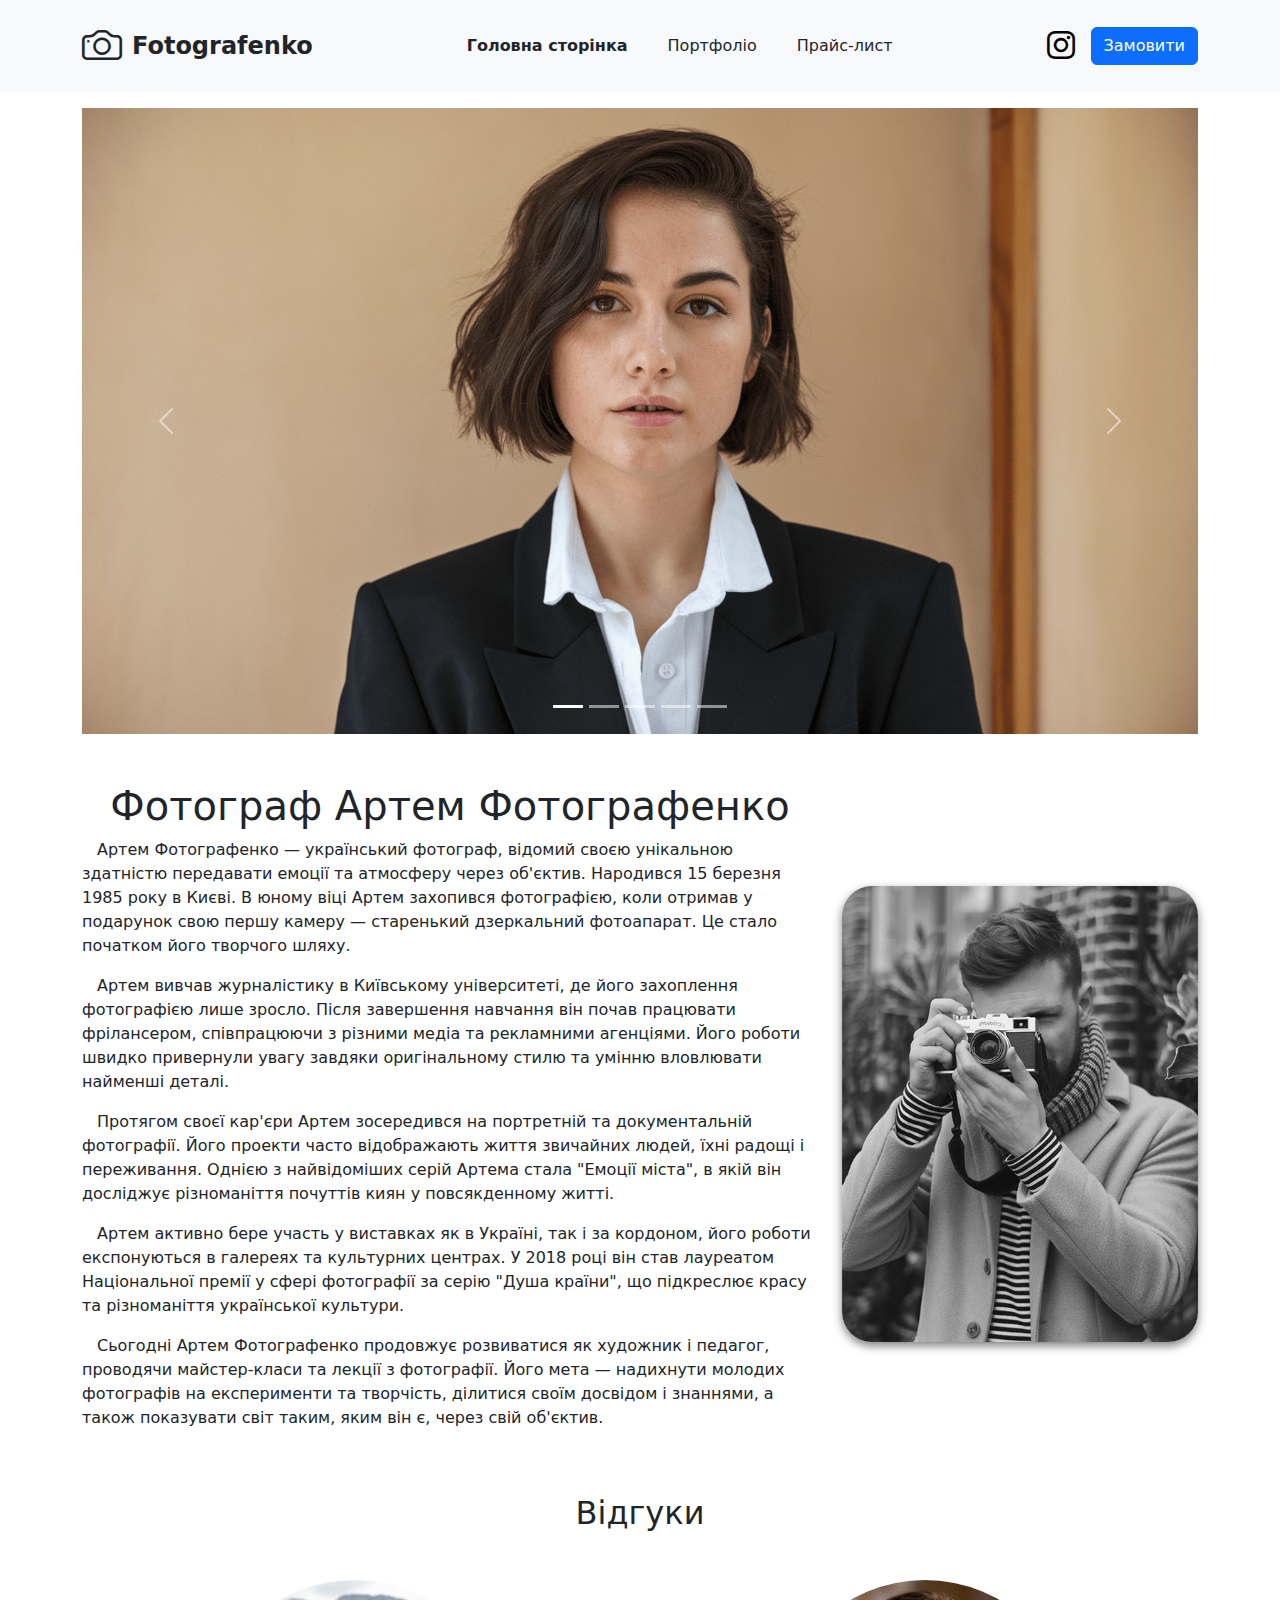
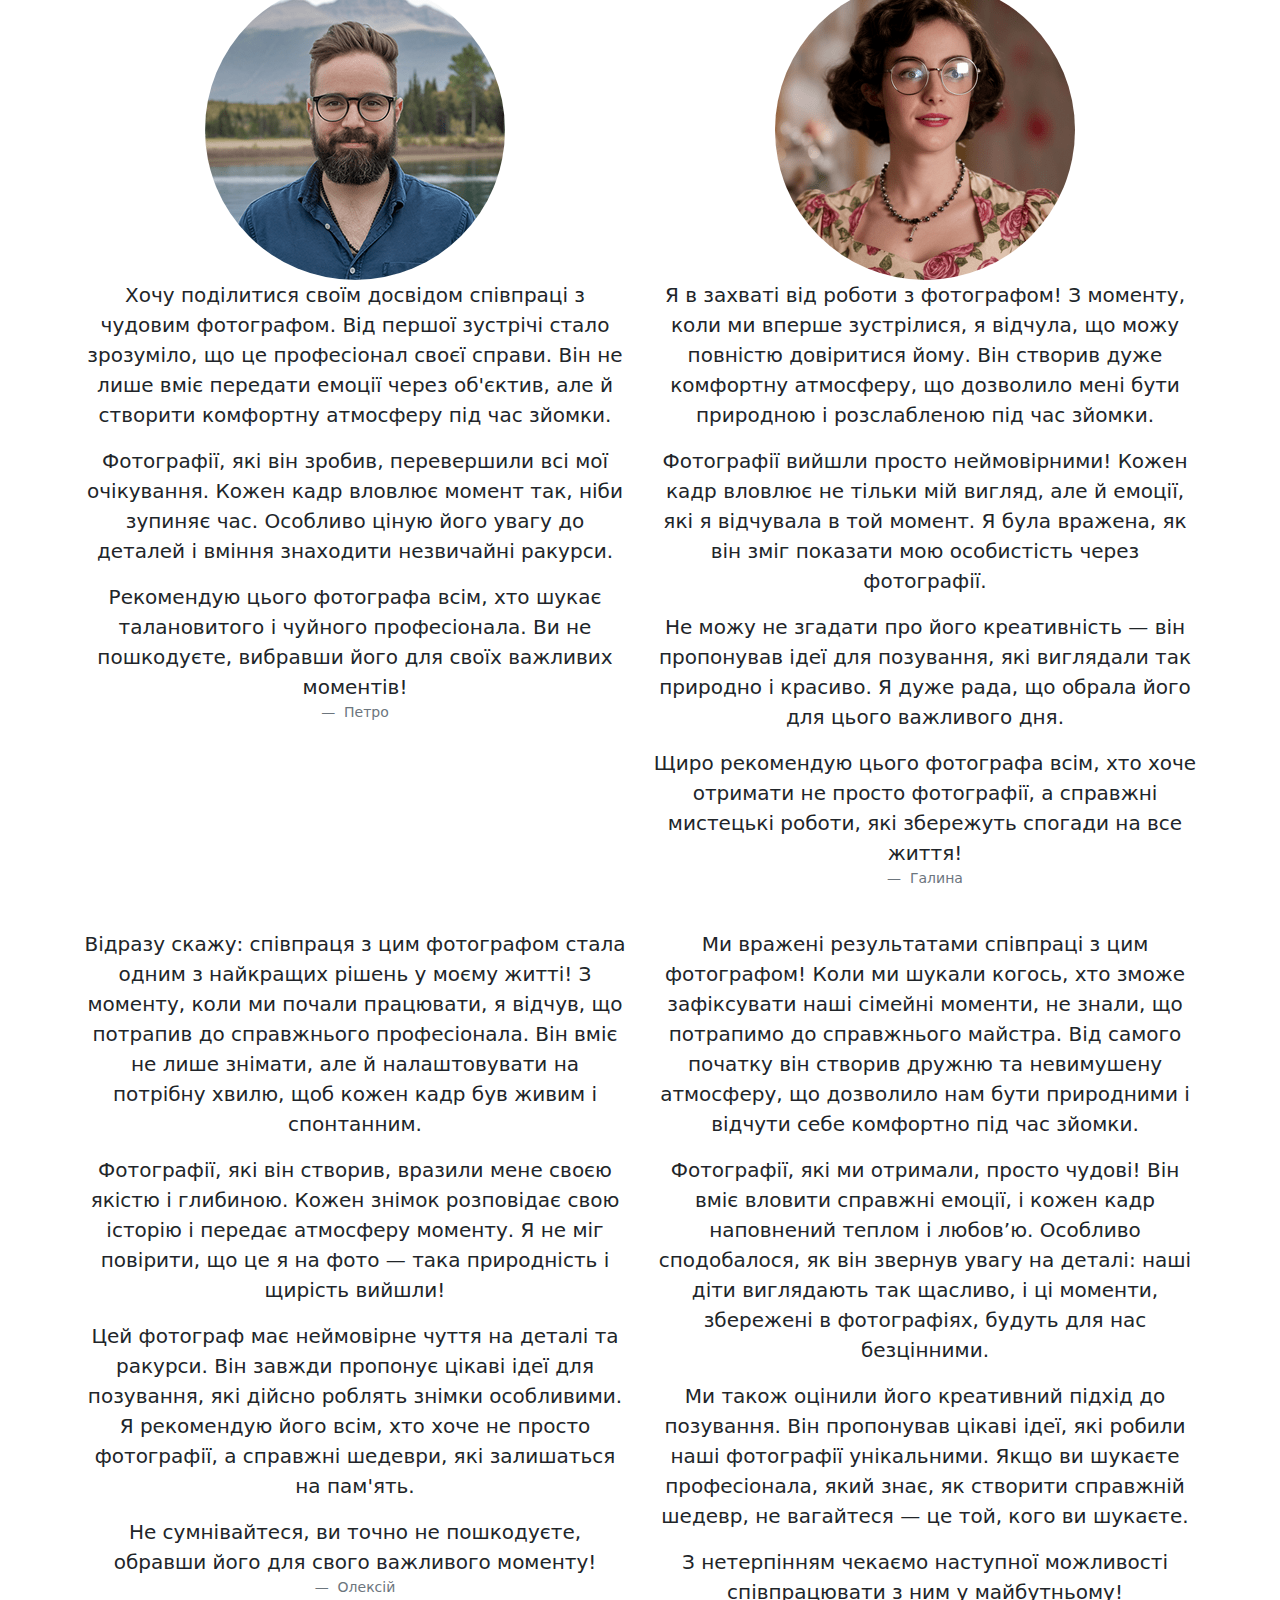
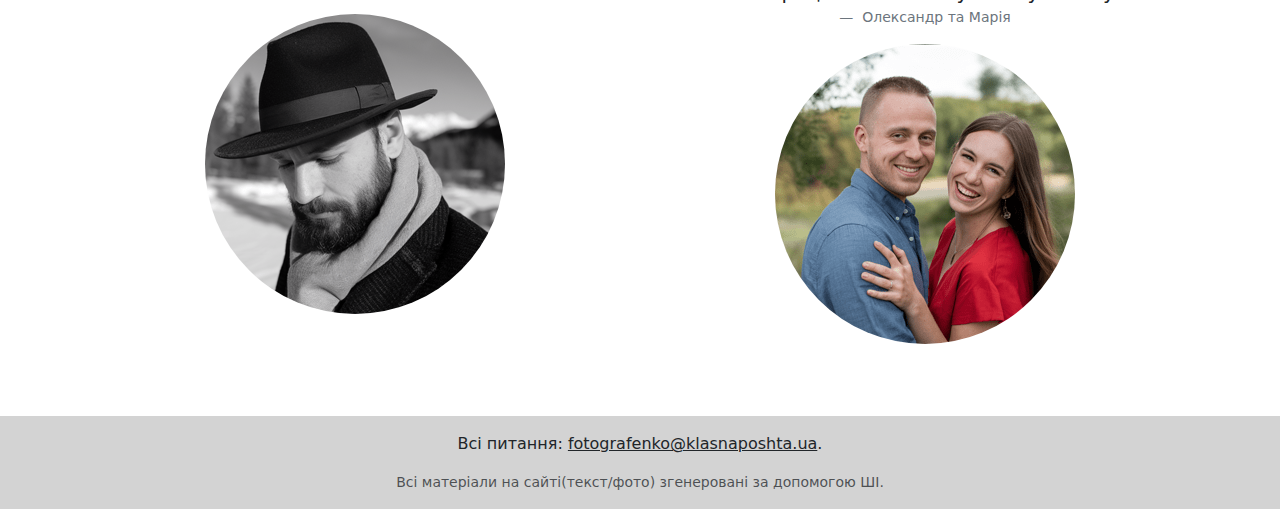
<file: index.html>
<!DOCTYPE html>
<html lang="uk">
<head>
  <meta charset="UTF-8">
  <meta name="viewport" content="width=device-width, initial-scale=1.0">
  <meta http-equiv="X-UA-Compatible" content="IE=edge">
  <link rel="shortcut icon" href="./img/favicon.svg" type="image/x-icon">
  <link rel="stylesheet" href="https://cdn.jsdelivr.net/npm/bootstrap-icons@1.11.3/font/bootstrap-icons.min.css">
  <link href="./css/bootstrap.min.css" rel="stylesheet">
  <link href="./css/style.css" rel="stylesheet">
  <title>Головна — Професійний фотограф Артем Фотографенко</title>
  <meta name="description" content="Артем Фотографенко — професійний фотограф, що спеціалізується на весільній, портретній та студійній фотографії. Зробіть особливі моменти незабутніми з якісними фотографіями.">
  <meta name="keywords" content="Артем Фотографенко, фотограф, професійна фотографія, весільний фотограф, портретна фотографія, студійна фотографія, фотосесія, якісні фотографії">
</head>
<body>

  <header class="bg-light py-3">
    <div class="container-xl">
        <div class="d-flex align-items-center justify-content-between">
            <div class="logo d-flex align-items-center">
              <i class="bi bi-camera fs-1"></i>
              <span class="logo-text">Fotografenko</span>
            </div>
            <nav class="navbar navbar-expand-lg navbar-light bg-light">
              <div class="container-fluid">
                <button class="navbar-toggler" type="button" data-bs-toggle="collapse" data-bs-target="#navbarNav" aria-controls="navbarNav" aria-expanded="false" aria-label="Toggle navigation">
                  <span class="navbar-toggler-icon"></span>
                </button>
                <div class="collapse navbar-collapse" id="navbarNav">
                  <ul class="navbar-nav mx-auto mb-0 gap-4">
                    <li class="nav-item">
                      <a href="./" class="nav-link text-dark menu-link active">Головна сторінка</a>
                    </li>
                    <li class="nav-item">
                      <a href="./portfolio/" class="nav-link text-dark menu-link">Портфоліо</a>
                    </li>
                    <li class="nav-item">
                      <a href="./price-list/" class="nav-link text-dark menu-link">Прайс-лист</a>
                    </li>
                  </ul>
                </div>
              </div>
            </nav>
            <div class="d-flex align-items-center gap-3">
                <a href="https://www.instagram.com/98fotografenko71" target="_blank">
                    <i class="bi bi-instagram fs-3" style="color: black;"></i>
                </a>
                <a href="./price-list/#ordersession" class="btn btn-primary">Замовити</a>
            </div>
        </div>
    </div>
  </header>

  <article class="content">

    <section  class="mt-3">
    <div class="container-xl">
      <div id="carouselExampleIndicators" class="carousel slide">
        <div class="carousel-indicators">
          <button type="button" data-bs-target="#carouselExampleIndicators" data-bs-slide-to="0" class="active" aria-current="true" aria-label="Slide 1"></button>
          <button type="button" data-bs-target="#carouselExampleIndicators" data-bs-slide-to="1" aria-label="Slide 2"></button>
          <button type="button" data-bs-target="#carouselExampleIndicators" data-bs-slide-to="2" aria-label="Slide 3"></button>
          <button type="button" data-bs-target="#carouselExampleIndicators" data-bs-slide-to="3" aria-label="Slide 4"></button>
          <button type="button" data-bs-target="#carouselExampleIndicators" data-bs-slide-to="4" aria-label="Slide 5"></button>
        </div>
        <div class="carousel-inner">
          <div class="carousel-item active">
            <img src="./img/portraits/portrait1.png" class="d-block w-100" alt="Портретна зйомка 1">
          </div>
          <div class="carousel-item">
            <img src="./img/portraits/portrait2.png" class="d-block w-100" alt="Портретна зйомка 2">
          </div>
          <div class="carousel-item">
            <img src="./img/portraits/portrait3.png" class="d-block w-100" alt="Портретна зйомка 3">
          </div>
          <div class="carousel-item">
            <img src="./img/portraits/portrait4.png" class="d-block w-100" alt="Портретна зйомка 4">
          </div>
          <div class="carousel-item">
            <img src="./img/portraits/portrait5.png" class="d-block w-100" alt="Портретна зйомка 5">
          </div>
        </div>
        <button class="carousel-control-prev" type="button" data-bs-target="#carouselExampleIndicators" data-bs-slide="prev">
          <span class="carousel-control-prev-icon" aria-hidden="true"></span>
          <span class="visually-hidden">Попередній</span>
        </button>
        <button class="carousel-control-next" type="button" data-bs-target="#carouselExampleIndicators" data-bs-slide="next">
          <span class="carousel-control-next-icon" aria-hidden="true"></span>
          <span class="visually-hidden">Наступний</span>
        </button>
      </div>
    </div>
    </section>

    <section class="mt-5">
<div class="container-xl">
  <div class="row">

    <div class="col-12 col-lg-8">
      <h1 class="text-center">Фотограф Артем Фотографенко</h1>
      <p class="indent">Артем Фотографенко — український фотограф, відомий своєю унікальною здатністю передавати емоції та атмосферу через об'єктив. Народився 15 березня 1985 року в Києві. В юному віці Артем захопився фотографією, коли отримав у подарунок свою першу камеру — старенький дзеркальний фотоапарат. Це стало початком його творчого шляху.</p>
      <p class="indent">Артем вивчав журналістику в Київському університеті, де його захоплення фотографією лише зросло. Після завершення навчання він почав працювати фрілансером, співпрацюючи з різними медіа та рекламними агенціями. Його роботи швидко привернули увагу завдяки оригінальному стилю та умінню вловлювати найменші деталі.</p>
      <p class="indent">Протягом своєї кар'єри Артем зосередився на портретній та документальній фотографії. Його проекти часто відображають життя звичайних людей, їхні радощі і переживання. Однією з найвідоміших серій Артема стала "Емоції міста", в якій він досліджує різноманіття почуттів киян у повсякденному житті.</p>
      <p class="indent">Артем активно бере участь у виставках як в Україні, так і за кордоном, його роботи експонуються в галереях та культурних центрах. У 2018 році він став лауреатом Національної премії у сфері фотографії за серію "Душа країни", що підкреслює красу та різноманіття української культури.</p>
      <p class="indent">Сьогодні Артем Фотографенко продовжує розвиватися як художник і педагог, проводячи майстер-класи та лекції з фотографії. Його мета — надихнути молодих фотографів на експерименти та творчість, ділитися своїм досвідом і знаннями, а також показувати світ таким, яким він є, через свій об'єктив.</p>
    </div>

    <div class="col-12 col-lg-4 d-flex justify-content-center align-items-center">
      <img src="./img/fotografenko.jpg" class="img-fluid fotografenko zoom" alt="Артем Фотографенко">
    </div>
  </div>
</div>

    </section>

    <section class="mt-5">
      <div class="container-xl">
        <h2 class="text-center mb-5">Відгуки</h2>
        <div class="row">

          <div class="col-md-6 mb-4 text-center">
              <img class="img-fluid rounded-circle zoom" src="./img/avatars/avatar1.png" alt="Відгук">
              <figure>
                <blockquote class="blockquote">
                  <p>Хочу поділитися своїм досвідом співпраці з чудовим фотографом. Від першої зустрічі стало зрозуміло, що це професіонал своєї справи. Він не лише вміє передати емоції через об'єктив, але й створити комфортну атмосферу під час зйомки.</p>
                  <p>Фотографії, які він зробив, перевершили всі мої очікування. Кожен кадр вловлює момент так, ніби зупиняє час. Особливо ціную його увагу до деталей і вміння знаходити незвичайні ракурси.</p>
                  <p>Рекомендую цього фотографа всім, хто шукає талановитого і чуйного професіонала. Ви не пошкодуєте, вибравши його для своїх важливих моментів!</p>
                </blockquote>
                <figcaption class="blockquote-footer">
                  Петро
                </figcaption>
              </figure>
          </div>

          <div class="col-md-6 mb-4 text-center">
            <figure>
              <blockquote class="blockquote">
                <img class="img-fluid rounded-circle zoom" src="./img/avatars/avatar2.png" alt="Відгук">
                <p>Я в захваті від роботи з фотографом! З моменту, коли ми вперше зустрілися, я відчула, що можу повністю довіритися йому. Він створив дуже комфортну атмосферу, що дозволило мені бути природною і розслабленою під час зйомки.</p>
                <p>Фотографії вийшли просто неймовірними! Кожен кадр вловлює не тільки мій вигляд, але й емоції, які я відчувала в той момент. Я була вражена, як він зміг показати мою особистість через фотографії.</p>
                <p>Не можу не згадати про його креативність — він пропонував ідеї для позування, які виглядали так природно і красиво. Я дуже рада, що обрала його для цього важливого дня.</p>
                <p> Щиро рекомендую цього фотографа всім, хто хоче отримати не просто фотографії, а справжні мистецькі роботи, які збережуть спогади на все життя!</p>
              </blockquote>
              <figcaption class="blockquote-footer">
                Галина
              </figcaption>
            </figure>
          </div>

          <div class="col-md-6 mb-4 text-center">
            <figure>
              <blockquote class="blockquote">
                <p>Відразу скажу: співпраця з цим фотографом стала одним з найкращих рішень у моєму житті! З моменту, коли ми почали працювати, я відчув, що потрапив до справжнього професіонала. Він вміє не лише знімати, але й налаштовувати на потрібну хвилю, щоб кожен кадр був живим і спонтанним.</p>
                <p>Фотографії, які він створив, вразили мене своєю якістю і глибиною. Кожен знімок розповідає свою історію і передає атмосферу моменту. Я не міг повірити, що це я на фото — така природність і щирість вийшли!</p>
                <p>Цей фотограф має неймовірне чуття на деталі та ракурси. Він завжди пропонує цікаві ідеї для позування, які дійсно роблять знімки особливими. Я рекомендую його всім, хто хоче не просто фотографії, а справжні шедеври, які залишаться на пам'ять.</p>
                <p>Не сумнівайтеся, ви точно не пошкодуєте, обравши його для свого важливого моменту!</p>
              </blockquote>
              <figcaption class="blockquote-footer">
                Олексій
              </figcaption>
            </figure>
            <img class="img-fluid rounded-circle zoom" src="./img/avatars/avatar3.png" alt="Відгук">
          </div>

          <div class="col-md-6 mb-4 text-center">
            <figure>
              <blockquote class="blockquote">
                <p>Ми вражені результатами співпраці з цим фотографом! Коли ми шукали когось, хто зможе зафіксувати наші сімейні моменти, не знали, що потрапимо до справжнього майстра. Від самого початку він створив дружню та невимушену атмосферу, що дозволило нам бути природними і відчути себе комфортно під час зйомки.</p>
                <p>Фотографії, які ми отримали, просто чудові! Він вміє вловити справжні емоції, і кожен кадр наповнений теплом і любов’ю. Особливо сподобалося, як він звернув увагу на деталі: наші діти виглядають так щасливо, і ці моменти, збережені в фотографіях, будуть для нас безцінними.</p>
                <p>Ми також оцінили його креативний підхід до позування. Він пропонував цікаві ідеї, які робили наші фотографії унікальними. Якщо ви шукаєте професіонала, який знає, як створити справжній шедевр, не вагайтеся — це той, кого ви шукаєте.</p>
                <p>З нетерпінням чекаємо наступної можливості співпрацювати з ним у майбутньому!</p>
              </blockquote>
              <figcaption class="blockquote-footer">
                Олександр та Марія
              </figcaption>
            </figure>
            <img class="rounded-circle zoom" src="./img/avatars/avatar4.png" alt="Відгук">
          </div>

        </div>
      </div>
    </section>

  </article>

  <footer class="mt-5 bg-custom-gray">
    <div class="mt-3 container-xl text-center">
      <p>Всі питання: <a class="text-dark" href="mailto:fotografenko@klasnaposhta.ua">fotografenko@klasnaposhta.ua</a>.</p>
      <p class="small text-muted">Всі матеріали на сайті(текст/фото) згенеровані за допомогою ШІ.</p>
    </div>
  </footer>

  <a href="#" id="scrollToTopBtn" class="btn">
    <i class="bi bi-arrow-up-circle fs-1"></i>
  </a>

  <script src="./js/bootstrap.bundle.min.js"></script>
  <script src="./js/scroll.js"></script>
  
</body>
</html>
</file>
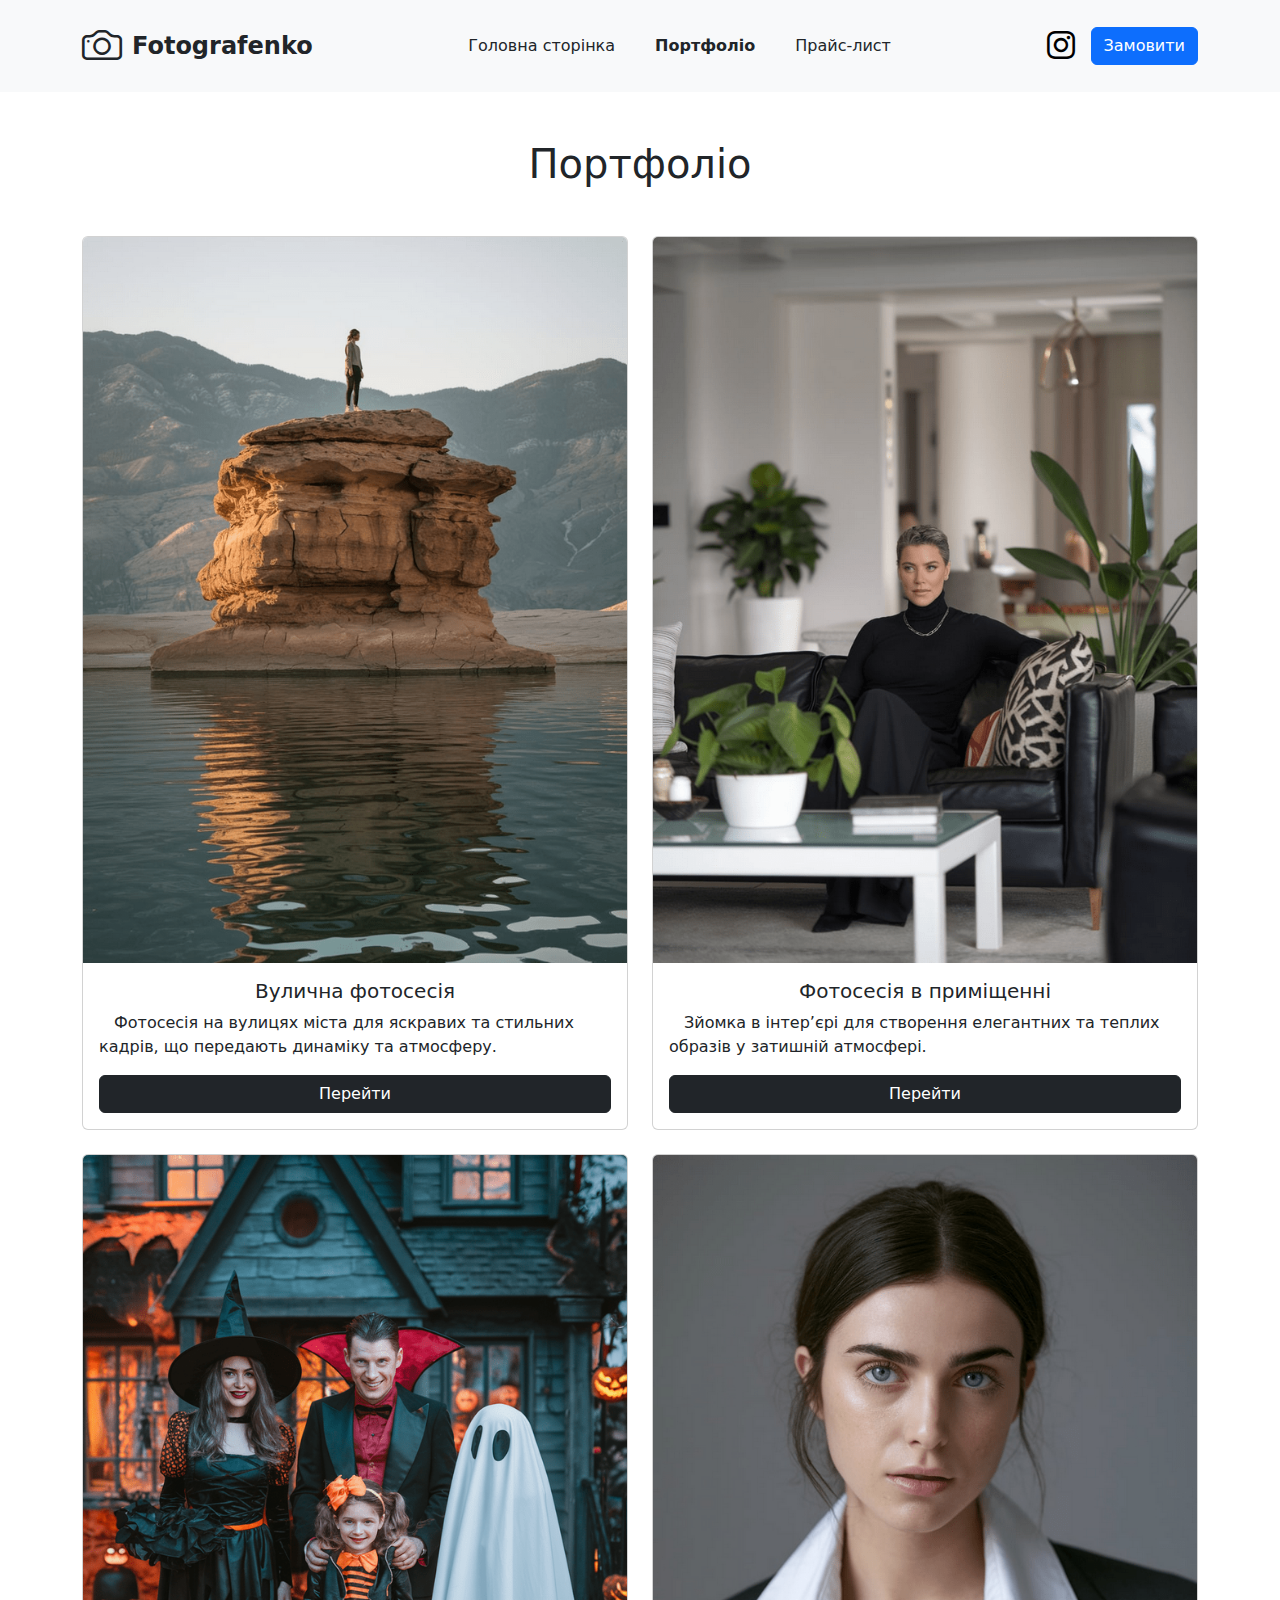
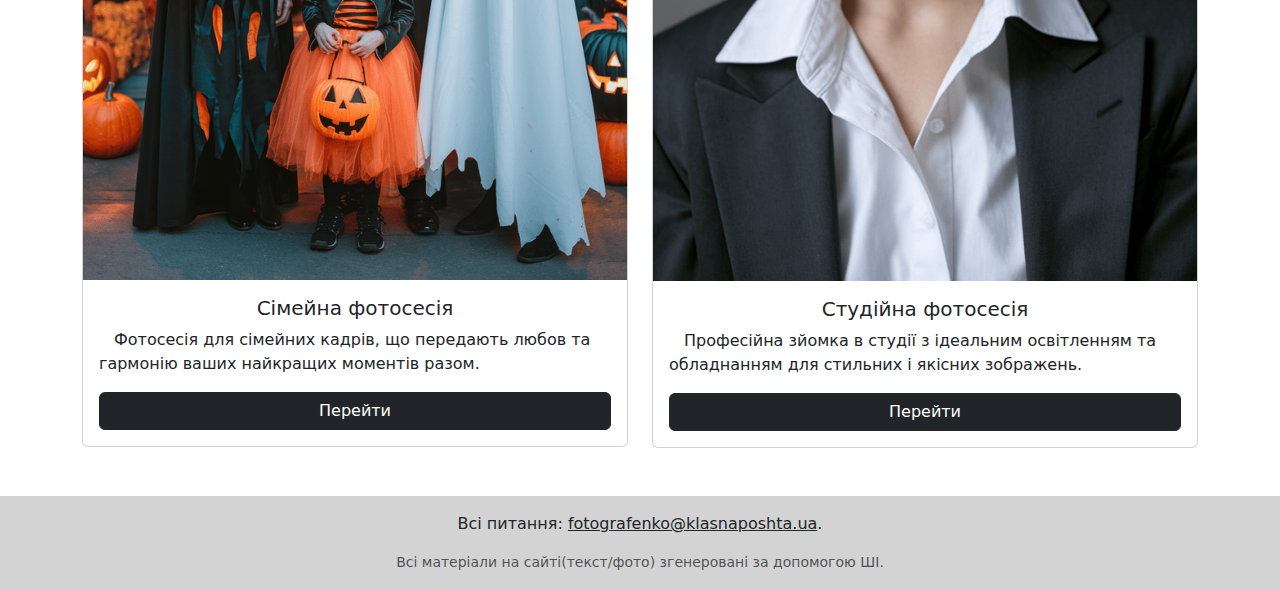
<file: portfolio/index.html>
<!DOCTYPE html>
<html lang="uk">
<head>
  <meta charset="UTF-8">
  <meta name="viewport" content="width=device-width, initial-scale=1.0">
  <meta http-equiv="X-UA-Compatible" content="IE=edge">
  <link rel="shortcut icon" href="../img/favicon.svg" type="image/x-icon">
  <link rel="stylesheet" href="https://cdn.jsdelivr.net/npm/bootstrap-icons@1.11.3/font/bootstrap-icons.min.css">
  <link href="../css/bootstrap.min.css" rel="stylesheet">
  <link href="../css/style.css" rel="stylesheet">
  <title>Портфоліо — Артем Фотографенко</title>
  <meta name="description" content="Портфоліо Артема Фотографенка — весільні, портретні та студійні фотографії, що відображають красу та емоції. Перегляньте найкращі роботи професійного фотографа.">
  <meta name="keywords" content="портфоліо Артема Фотографенка, весільна фотографія, портрети, студійні фото, професійна фотографія, найкращі роботи, фотограф">
</head>
<body>

  <header class="bg-light py-3">
    <div class="container-xl">
        <div class="d-flex align-items-center justify-content-between">
            <div class="logo d-flex align-items-center">
              <i class="bi bi-camera fs-1"></i>
              <span class="logo-text">Fotografenko</span>
            </div>
            <nav class="navbar navbar-expand-lg navbar-light bg-light">
              <div class="container-fluid">
                <button class="navbar-toggler" type="button" data-bs-toggle="collapse" data-bs-target="#navbarNav" aria-controls="navbarNav" aria-expanded="false" aria-label="Toggle navigation">
                  <span class="navbar-toggler-icon"></span>
                </button>
                <div class="collapse navbar-collapse" id="navbarNav">
                  <ul class="navbar-nav mx-auto mb-0 gap-4">
                    <li class="nav-item">
                      <a href="../" class="nav-link text-dark menu-link">Головна сторінка</a>
                    </li>
                    <li class="nav-item">
                      <a href="../portfolio/" class="nav-link text-dark menu-link active">Портфоліо</a>
                    </li>
                    <li class="nav-item">
                      <a href="../price-list/" class="nav-link text-dark menu-link">Прайс-лист</a>
                    </li>
                  </ul>
                </div>
              </div>
            </nav>
            <div class="d-flex align-items-center gap-3">
                <a href="https://www.instagram.com/98fotografenko71" target="_blank">
                    <i class="bi bi-instagram fs-3" style="color: black;"></i>
                </a>
                <a href="../price-list/#ordersession" class="btn btn-primary">Замовити</a>
            </div>
        </div>
    </div>
  </header>

  <article class="mt-5 content">
      <div class="container-xl">
        <h1 class="text-center mb-5">Портфоліо</h1>

          <div class="row gx-4 gy-4">

            <div class="col-md-6">
              <div class="card">
                <img src="../img/portfolio/street/3.png" class="card-img-top" alt="Image 1">
                <div class="card-body">
                  <h5 class="card-title text-center">Вулична фотосесія</h5>
                  <p class="card-text indent">Фотосесія на вулицях міста для яскравих та стильних кадрів, що передають динаміку та атмосферу.</p>
                  <a href="./street/" class="btn btn-dark d-block mx-auto">Перейти</a>
                </div>
              </div>
            </div>
        
            <div class="col-md-6">
              <div class="card">
                <img src="../img/portfolio/room/4.png" class="card-img-top" alt="Image 2">
                <div class="card-body">
                  <h5 class="card-title text-center">Фотосесія в приміщенні</h5>
                  <p class="card-text indent">Зйомка в інтер’єрі для створення елегантних та теплих образів у затишній атмосфері.</p>
                  <a href="./room/" class="btn btn-dark d-block mx-auto">Перейти</a>
                </div>
              </div>
            </div>
        
            <div class="col-md-6">
              <div class="card">
                <img src="../img/portfolio/session/2.png" class="card-img-top" alt="Image 3">
                <div class="card-body">
                  <h5 class="card-title text-center">Сімейна фотосесія</h5>
                  <p class="card-text indent">Фотосесія для сімейних кадрів, що передають любов та гармонію ваших найкращих моментів разом.</p>
                  <a href="./session/" class="btn btn-dark d-block mx-auto">Перейти</a>
                </div>
              </div>
            </div>
        
            <div class="col-md-6">
              <div class="card">
                <img src="../img/portfolio/studio/3.png" class="card-img-top" alt="Image 4">
                <div class="card-body">
                  <h5 class="card-title text-center">Студійна фотосесія</h5>
                  <p class="card-text indent">Професійна зйомка в студії з ідеальним освітленням та обладнанням для стильних і якісних зображень.</p>
                  <a href="./studio/" class="btn btn-dark d-block mx-auto">Перейти</a>
                </div>
              </div>
            </div>
          </div>

      </div>
  </article>

  <footer class="mt-5 bg-custom-gray">
    <div class="mt-3 container-xl text-center">
      <p>Всі питання: <a class="text-dark" href="mailto:fotografenko@klasnaposhta.ua">fotografenko@klasnaposhta.ua</a>.</p>
      <p class="small text-muted">Всі матеріали на сайті(текст/фото) згенеровані за допомогою ШІ.</p>
    </div>
  </footer>

  <a href="#" id="scrollToTopBtn" class="btn">
    <i class="bi bi-arrow-up-circle fs-1"></i>
  </a>

  <script src="../js/bootstrap.bundle.min.js"></script>
  <script src="../js/scroll.js"></script>
  
</body>
</html>
</file>
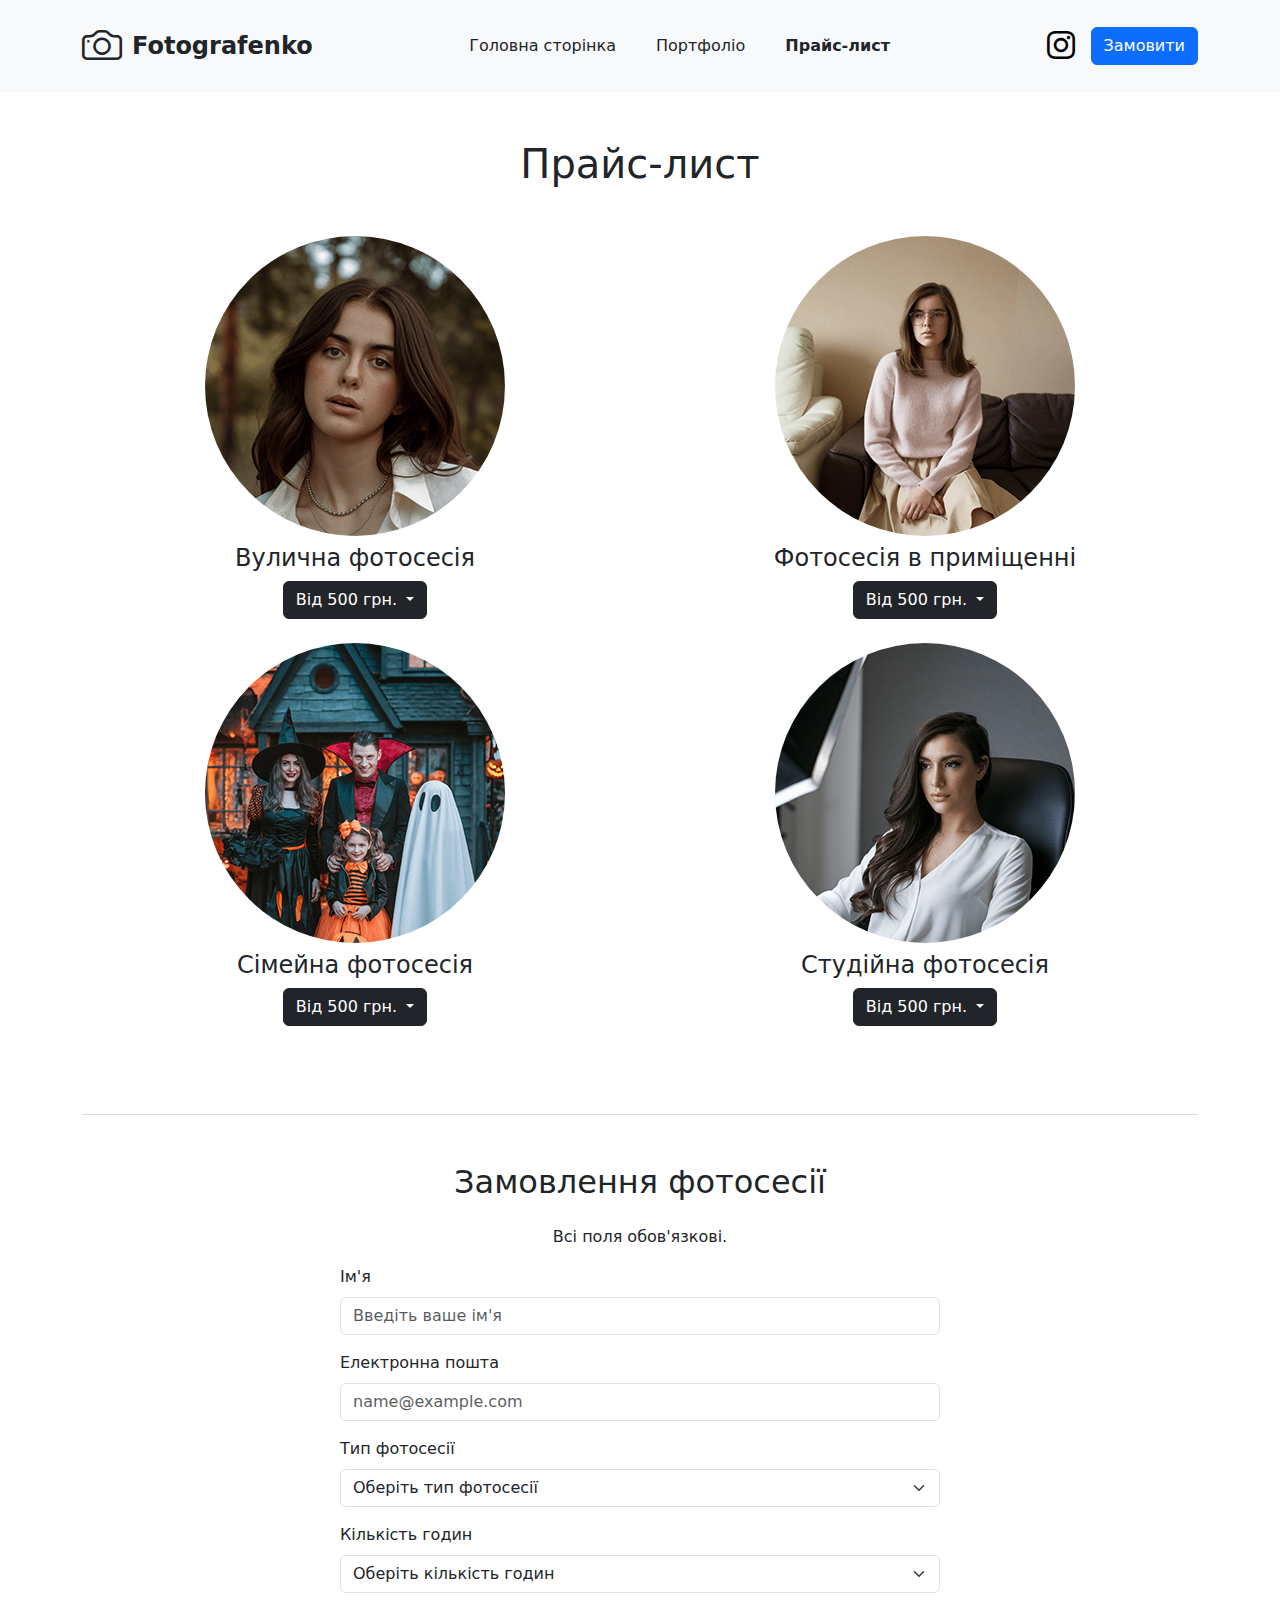
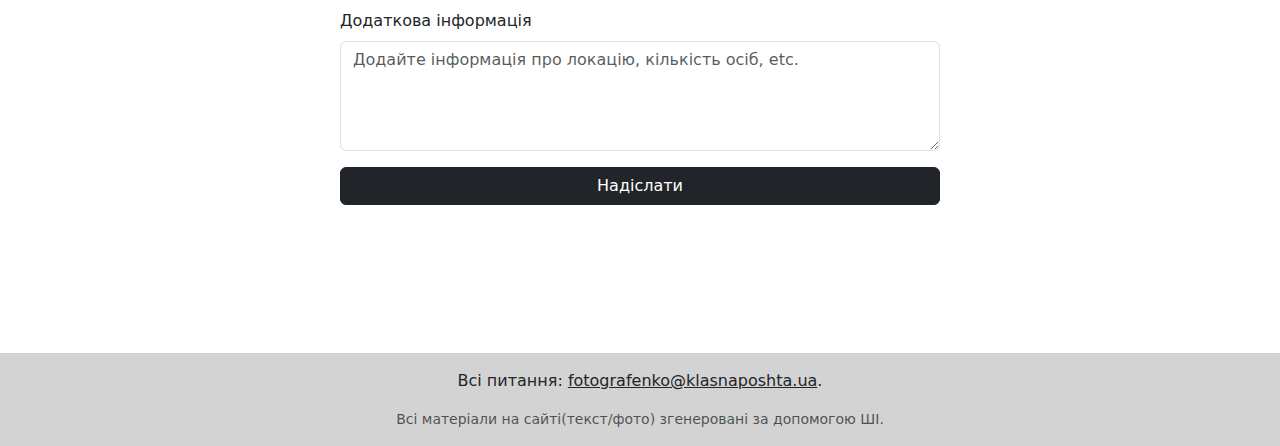
<file: price-list/index.html>
<!DOCTYPE html>
<html lang="uk">
<head>
  <meta charset="UTF-8">
  <meta name="viewport" content="width=device-width, initial-scale=1.0">
  <meta http-equiv="X-UA-Compatible" content="IE=edge">
  <link rel="shortcut icon" href="../img/favicon.svg" type="image/x-icon">
  <link rel="stylesheet" href="https://cdn.jsdelivr.net/npm/bootstrap-icons@1.11.3/font/bootstrap-icons.min.css">
  <link href="../css/bootstrap.min.css" rel="stylesheet">
  <link href="../css/style.css" rel="stylesheet">
  <title>Прайс-лист — Артем Фотографенко</title>
  <meta name="description" content="Прайс-лист на послуги Артема Фотографенка — професійна фотографія за доступними цінами. Ознайомтесь з вартістю фотосесій, весільних та студійних зйомок.">
  <meta name="keywords" content="прайс-лист Артема Фотографенка, ціни на фотографа, вартість фотосесії, весільна фотографія ціна, студійна фотографія, послуги фотографа">
</head>
<body>

  <header class="bg-light py-3">
    <div class="container-xl">
        <div class="d-flex align-items-center justify-content-between">
            <div class="logo d-flex align-items-center">
              <i class="bi bi-camera fs-1"></i>
              <span class="logo-text">Fotografenko</span>
            </div>
            <nav class="navbar navbar-expand-lg navbar-light bg-light">
              <div class="container-fluid">
                <button class="navbar-toggler" type="button" data-bs-toggle="collapse" data-bs-target="#navbarNav" aria-controls="navbarNav" aria-expanded="false" aria-label="Toggle navigation">
                  <span class="navbar-toggler-icon"></span>
                </button>
                <div class="collapse navbar-collapse" id="navbarNav">
                  <ul class="navbar-nav mx-auto mb-0 gap-4">
                    <li class="nav-item">
                      <a href="../" class="nav-link text-dark menu-link">Головна сторінка</a>
                    </li>
                    <li class="nav-item">
                      <a href="../portfolio/" class="nav-link text-dark menu-link">Портфоліо</a>
                    </li>
                    <li class="nav-item">
                      <a href="../price-list/" class="nav-link text-dark menu-link active">Прайс-лист</a>
                    </li>
                  </ul>
                </div>
              </div>
            </nav>
            <div class="d-flex align-items-center gap-3">
                <a href="https://www.instagram.com/98fotografenko71" target="_blank">
                    <i class="bi bi-instagram fs-3" style="color: black;"></i>
                </a>
                <a href="./#ordersession" class="btn btn-primary">Замовити</a>
            </div>
        </div>
    </div>
  </header>

  <article class="mt-5 content">
    <div class="container-xl">
      <h1 class="text-center mb-5">Прайс-лист</h1>
      
      <div class="row">
        <div class="col-md-6 mb-4 text-center">
          <img class="img-fluid rounded-circle" src="../img/price-list/1.png" alt="Відгук">
          <div class="dropdown-center mt-2">
            <h4>Вулична фотосесія</h4>
            <button class="btn btn-dark dropdown-toggle" type="button" data-bs-toggle="dropdown" aria-expanded="false">
              Від 500 грн.
            </button>
            <div class="dropdown-menu p-4 text-body-dark" style="max-width: 300px;">
              <p>
                500 грн / 1 година / 20 фото <br>
                1000 грн / 2 годин / 40 фото
              </p>
              <p class="mb-0">
                Зйомка на природі з використанням природного освітлення для створення стильних та динамічних кадрів. За бажанням клієнта можливе відвідування додаткових локацій (+100 грн за кожну додаткову локацію).<br>
                <a href="../portfolio/street/">Подивитись приклади</a>.
              </p>
            </div>
          </div>
        </div>
  
        <div class="col-md-6 mb-4 text-center">
          <img class="img-fluid rounded-circle" src="../img/price-list/2.png" alt="Відгук">
          <div class="dropdown-center mt-2">
            <h4>Фотосесія в приміщенні</h4>
            <button class="btn btn-dark dropdown-toggle" type="button" data-bs-toggle="dropdown" aria-expanded="false">
              Від 500 грн.
            </button>
            <div class="dropdown-menu p-4 text-body-dark" style="max-width: 300px;">
              <p>
                500 грн / 1 година / 20 фото <br>
                1000 грн / 2 годин / 40 фото
              </p>
              <p class="mb-0">
                Затишна зйомка в інтер’єрі, що підкреслює стиль та характер кадрів. За потреби можна орендувати приміщення (+вартість оренди залежно від локації).<br>
                <a href="../portfolio/room/">Подивитись приклади</a>.
              </p>
            </div>
          </div>
        </div>
      </div>
  
      <div class="row">
        <div class="col-md-6 mb-4 text-center">
          <img class="img-fluid rounded-circle" src="../img/price-list/3.png" alt="Відгук">
          <div class="dropdown-center mt-2">
            <h4>Сімейна фотосесія</h4>
            <button class="btn btn-dark dropdown-toggle" type="button" data-bs-toggle="dropdown" aria-expanded="false">
              Від 500 грн.
            </button>
            <div class="dropdown-menu p-4 text-body-dark" style="max-width: 300px;">
              <p>
                500 грн / 1 година / 20 фото <br>
                1000 грн / 2 годин / 40 фото
              </p>
              <p class="mb-0">
                Теплі, емоційні фото для збереження сімейних моментів. Кожна додаткова людина +50 грн. Можливе замовлення друку фотоальбому (вартість залежить від кількості фотографій та типу альбому).<br>
                <a href="../portfolio/session/">Подивитись приклади</a>.
              </p>
            </div>
          </div>
        </div>
  
        <div class="col-md-6 mb-4 text-center">
          <img class="img-fluid rounded-circle" src="../img/price-list/4.png" alt="Відгук">
          <div class="dropdown-center mt-2">
            <h4>Студійна фотосесія</h4>
            <button class="btn btn-dark dropdown-toggle" type="button" data-bs-toggle="dropdown" aria-expanded="false">
              Від 500 грн.
            </button>
            <div class="dropdown-menu p-4 text-body-dark" style="max-width: 300px;">
              <p>
                500 грн / 1 година / 20 фото <br>
                1000 грн / 2 годин / 40 фото
              </p>
              <p class="mb-0">
                Професійна зйомка зі студійним освітленням для створення чітких та якісних кадрів. За додаткове використання реквізиту або фону +100 грн за одиницю.<br>
                <a href="../portfolio/studio/">Подивитись приклади</a>.
              </p>
            </div>
          </div>
        </div>
      </div>
  
    </div>
  </article>

  <section class="mt-5">
    <div class="container-xl">
      <hr class="border-secondary">
      <div class="mt-5 form-container">
        <h2 class="text-center mb-4" id="ordersession">Замовлення фотосесії</h2>
        <p class="text-center">Всі поля обов'язкові.</p>
        <form id="orderForm" onsubmit="handleFormSubmit(event)">
          <div class="mb-3">
              <label for="name" class="form-label">Ім'я</label>
              <input type="text" class="form-control" id="name" placeholder="Введіть ваше ім'я" required>
              <div class="invalid-feedback">
                  Будь ласка, введіть ваше ім'я.
              </div>
          </div>
  
          <div class="mb-3">
              <label for="email" class="form-label">Електронна пошта</label>
              <input type="email" class="form-control" id="email" placeholder="name@example.com" required>
              <div class="invalid-feedback">
                  Будь ласка, введіть правильну електронну пошту.
              </div>
          </div>
  
          <div class="mb-3">
              <label for="photoshoot-type" class="form-label">Тип фотосесії</label>
              <select class="form-select" id="photoshoot-type" required>
                  <option value="" disabled selected>Оберіть тип фотосесії</option>
                  <option value="street">Вулична</option>
                  <option value="studio">Студійна</option>
                  <option value="session">Сімейна</option>
                  <option value="room">В приміщенні</option>
              </select>
              <div class="invalid-feedback">
                  Будь ласка, оберіть тип фотосесії.
              </div>
          </div>
  
          <div class="mb-3">
              <label for="photoshoot-hours" class="form-label">Кількість годин</label>
              <select class="form-select" id="photoshoot-hours" required>
                  <option value="" disabled selected>Оберіть кількість годин</option>
                  <option value="1">1 година</option>
                  <option value="2">2 години</option>
                  <option value="3">Більше</option>
              </select>
              <div class="invalid-feedback">
                  Будь ласка, оберіть кількість годин.
              </div>
          </div>
  
          <div class="mb-3">
              <label for="message" class="form-label">Додаткова інформація</label>
              <textarea class="form-control" id="message" rows="4" placeholder="Додайте інформація про локацію, кількість осіб, etc." required></textarea>
              <div class="invalid-feedback">
                  Будь ласка, введіть текст.
              </div>
          </div>
  
          <div class="d-grid">
              <button type="submit" class="btn btn-dark">Надіслати</button>
          </div>
      </form>
      <div class="modal fade" id="thankYouModal" tabindex="-1" aria-labelledby="thankYouModalLabel" aria-hidden="true">
        <div class="modal-dialog">
            <div class="modal-content">
                <div class="modal-header">
                    <h5 class="modal-title" id="thankYouModalLabel">Дякуємо за замовлення!</h5>
                    <button type="button" class="btn-close" data-bs-dismiss="modal" aria-label="Close"></button>
                </div>
                <div class="modal-body">
                    Ми з Вами зв'яжемось.
                </div>
                <div class="modal-footer">
                    <button type="button" class="btn btn-secondary" data-bs-dismiss="modal">Закрити</button>
                </div>
            </div>
        </div>
    </div>
      </div>
      
    </div>
  </section>

  <footer class="mt-5 bg-custom-gray">
    <div class="mt-3 container-xl text-center">
      <p>Всі питання: <a class="text-dark" href="mailto:fotografenko@klasnaposhta.ua">fotografenko@klasnaposhta.ua</a>.</p>
      <p class="small text-muted">Всі матеріали на сайті(текст/фото) згенеровані за допомогою ШІ.</p>
    </div>
  </footer>

  <a href="#" id="scrollToTopBtn" class="btn">
    <i class="bi bi-arrow-up-circle fs-1"></i>
  </a>

  <script src="../js/bootstrap.bundle.min.js"></script>
  <script src="../js/scroll.js"></script>
  <script src="../js/modal.js"></script>
  
</body>
</html>
</file>
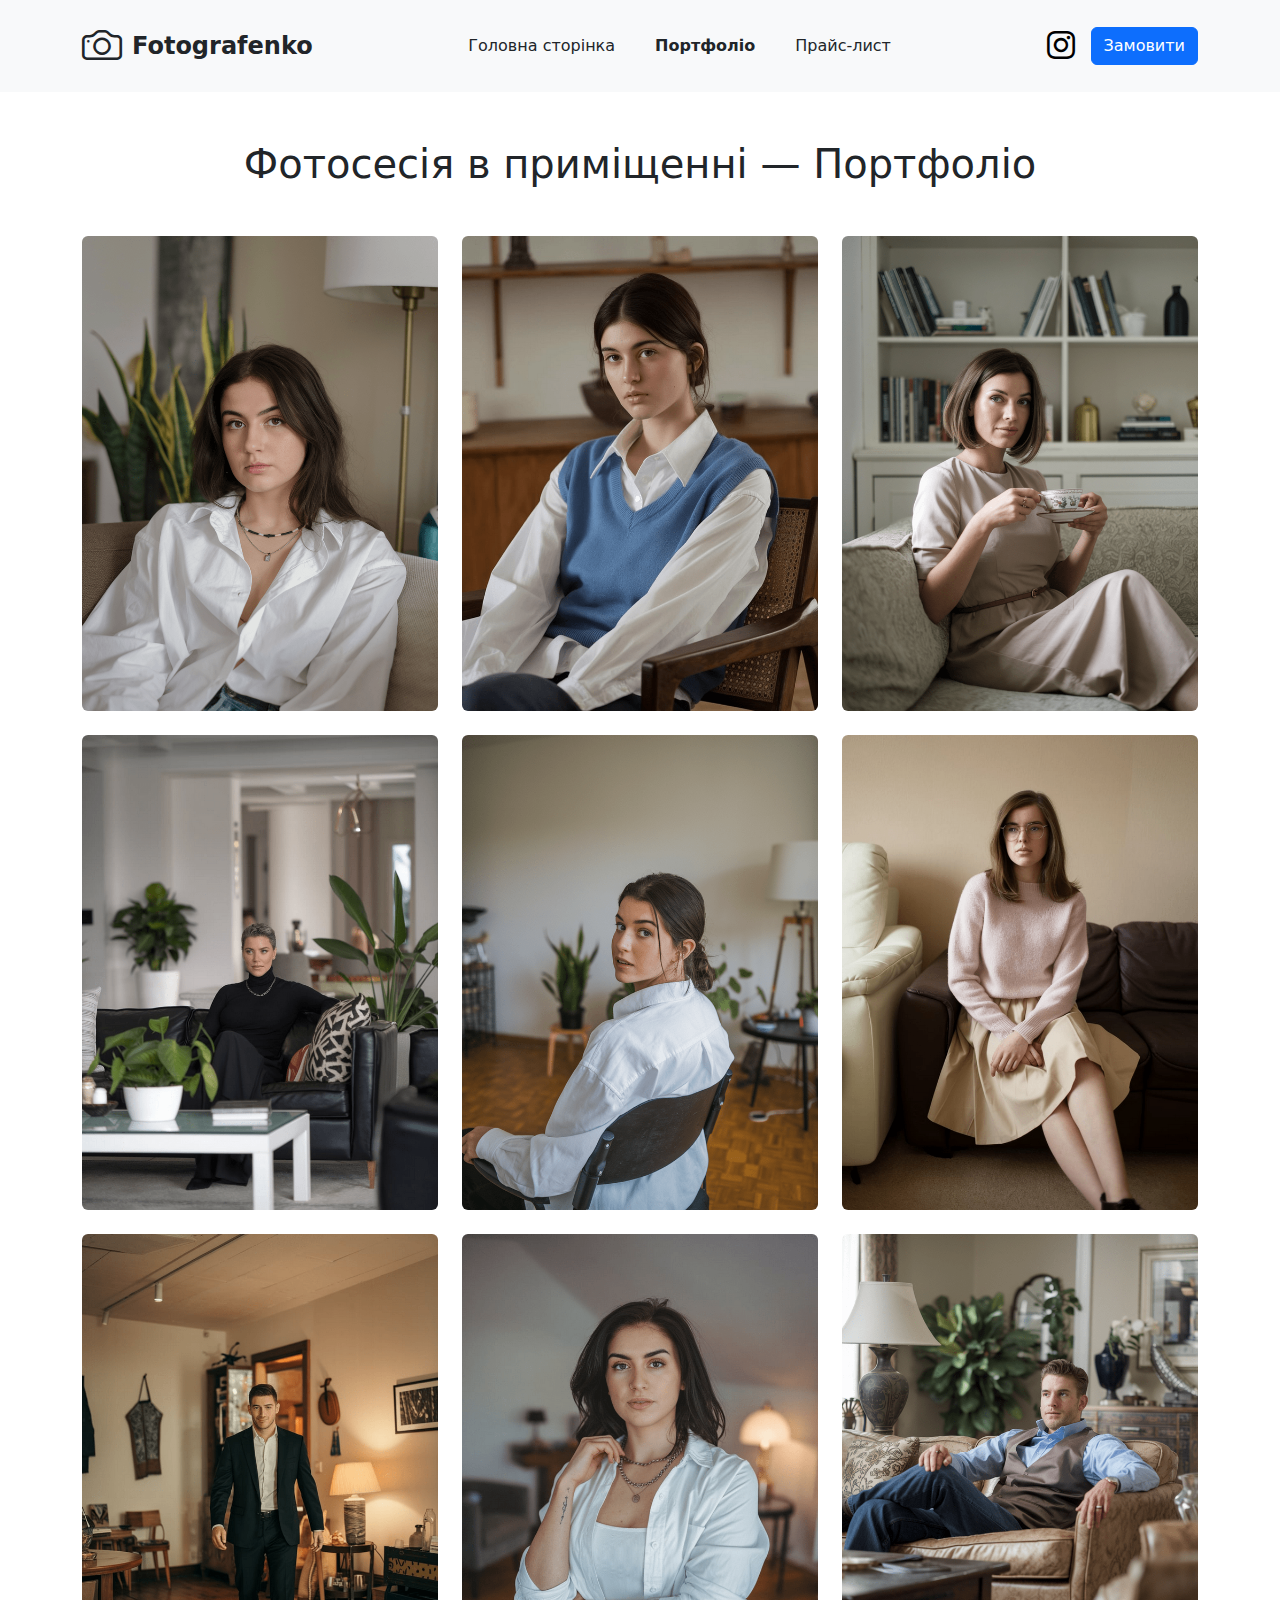
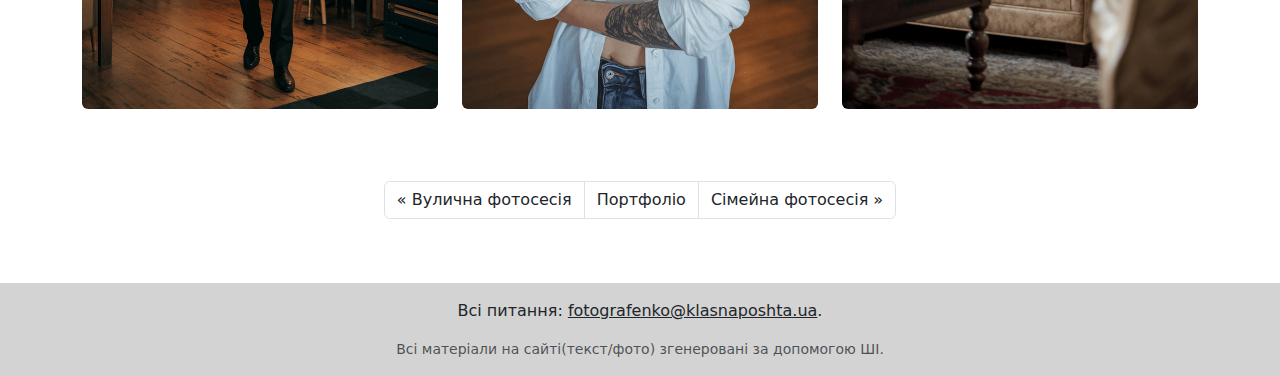
<file: portfolio/room/index.html>
<!DOCTYPE html>
<html lang="uk">
<head>
  <meta charset="UTF-8">
  <meta name="viewport" content="width=device-width, initial-scale=1.0">
  <meta http-equiv="X-UA-Compatible" content="IE=edge">
  <link rel="shortcut icon" href="../../img/favicon.svg" type="image/x-icon">
  <link rel="stylesheet" href="https://cdn.jsdelivr.net/npm/bootstrap-icons@1.11.3/font/bootstrap-icons.min.css">
  <link href="../../css/bootstrap.min.css" rel="stylesheet">
  <link href="../../css/style.css" rel="stylesheet">
  <title>Фотосесія в приміщенні — Портфоліо — Артем Фотографенко</title>
  <meta name="description" content="Фотосесія в приміщенні для створення стильних та інтимних образів. Професійна зйомка з урахуванням світла та атмосфери, що підкреслить вашу унікальність.">
  <meta name="keywords" content="фотосесія в приміщенні, студійна фотозйомка, професійна зйомка в інтер’єрі, портретна фотосесія, зйомка в студії, фотосесія інтер'єр, стильна зйомка в приміщенні">
</head>
<body>

  <header class="bg-light py-3">
    <div class="container-xl">
        <div class="d-flex align-items-center justify-content-between">
            <div class="logo d-flex align-items-center">
              <i class="bi bi-camera fs-1"></i>
              <span class="logo-text">Fotografenko</span>
            </div>
            <nav class="navbar navbar-expand-lg navbar-light bg-light">
              <div class="container-fluid">
                <button class="navbar-toggler" type="button" data-bs-toggle="collapse" data-bs-target="#navbarNav" aria-controls="navbarNav" aria-expanded="false" aria-label="Toggle navigation">
                  <span class="navbar-toggler-icon"></span>
                </button>
                <div class="collapse navbar-collapse" id="navbarNav">
                  <ul class="navbar-nav mx-auto mb-0 gap-4">
                    <li class="nav-item">
                      <a href="../../" class="nav-link text-dark menu-link">Головна сторінка</a>
                    </li>
                    <li class="nav-item">
                      <a href="../" class="nav-link text-dark menu-link active">Портфоліо</a>
                    </li>
                    <li class="nav-item">
                      <a href="../../price-list/" class="nav-link text-dark menu-link">Прайс-лист</a>
                    </li>
                  </ul>
                </div>
              </div>
            </nav>
            <div class="d-flex align-items-center gap-3">
                <a href="https://www.instagram.com/98fotografenko71" target="_blank">
                    <i class="bi bi-instagram fs-3" style="color: black;"></i>
                </a>
                <a href="../../price-list/#ordersession" class="btn btn-primary">Замовити</a>
            </div>
        </div>
    </div>
  </header>

  <article class="mt-5 content">
      <div class="container-xl text-center">
        <h1 class="text-center mb-5">Фотосесія в приміщенні — Портфоліо</h1>

        <div class="row">
            <!-- Перший ряд -->
            <div class="col-md-4 mb-4">
                <img src="../../img/portfolio/room/1.png" class="img-fluid rounded zoom" alt="Фотосесія 1">
            </div>
            <div class="col-md-4 mb-4">
                <img src="../../img/portfolio/room/2.png" class="img-fluid rounded zoom" alt="Фотосесія 2">
            </div>
            <div class="col-md-4 mb-4">
                <img src="../../img/portfolio/room/3.png" class="img-fluid rounded zoom" alt="Фотосесія 3">
            </div>
        </div>
        <div class="row">
            <!-- Другий ряд -->
            <div class="col-md-4 mb-4">
                <img src="../../img/portfolio/room/4.png" class="img-fluid rounded zoom" alt="Фотосесія 4">
            </div>
            <div class="col-md-4 mb-4">
                <img src="../../img/portfolio/room/5.png" class="img-fluid rounded zoom" alt="Фотосесія 5">
            </div>
            <div class="col-md-4 mb-4">
                <img src="../../img/portfolio/room/6.png" class="img-fluid rounded zoom" alt="Фотосесія 6">
            </div>
        </div>
        <div class="row">
            <!-- Третій ряд -->
            <div class="col-md-4 mb-4">
                <img src="../../img/portfolio/room/7.png" class="img-fluid rounded zoom" alt="Фотосесія 7">
            </div>
            <div class="col-md-4 mb-4">
                <img src="../../img/portfolio/room/8.png" class="img-fluid rounded zoom" alt="Фотосесія 8">
            </div>
            <div class="col-md-4 mb-4">
                <img src="../../img/portfolio/room/9.png" class="img-fluid rounded zoom" alt="Фотосесія 9">
            </div>
        </div>

      </div>
  </article>

  <nav class="mt-5">
    <div class="container-xl">
    <ul class="pagination justify-content-center">
        <li class="page-item">
            <a class="page-link text-dark" href="../street/">&laquo; Вулична фотосесія</a>
        </li>
        <li class="page-item">
            <a class="page-link text-dark" href="../">Портфоліо</a>
        </li>
        <li class="page-item">
            <a class="page-link text-dark" href="../session/">Сімейна фотосесія &raquo;</a>
          </li>
    </ul>
    </div>
  </nav>

  <footer class="mt-5 bg-custom-gray">
    <div class="mt-3 container-xl text-center">
      <p>Всі питання: <a class="text-dark" href="mailto:fotografenko@klasnaposhta.ua">fotografenko@klasnaposhta.ua</a>.</p>
      <p class="small text-muted">Всі матеріали на сайті(текст/фото) згенеровані за допомогою ШІ.</p>
    </div>
  </footer>

  <a href="#" id="scrollToTopBtn" class="btn">
    <i class="bi bi-arrow-up-circle fs-1"></i>
  </a>

  <script src="../../js/bootstrap.bundle.min.js"></script>
  <script src="../../js/scroll.js"></script>
  
</body>
</html>
</file>
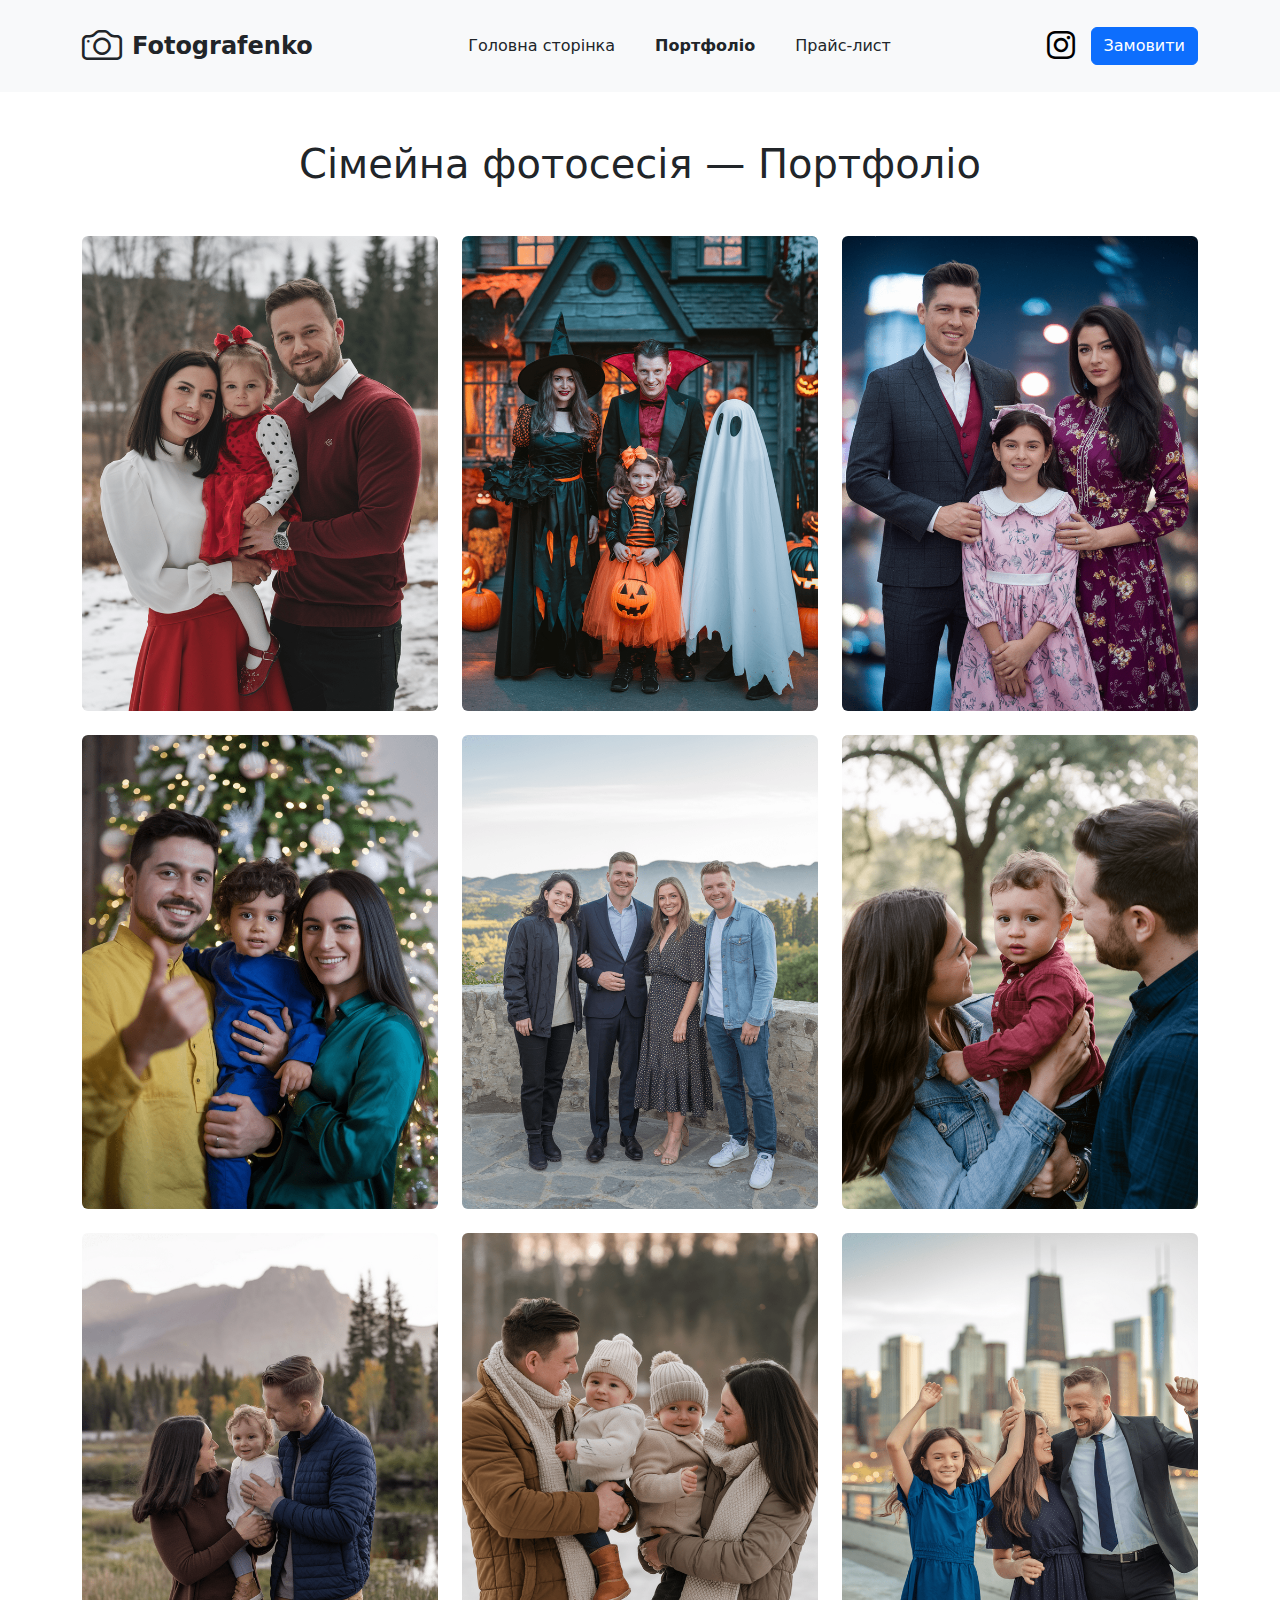
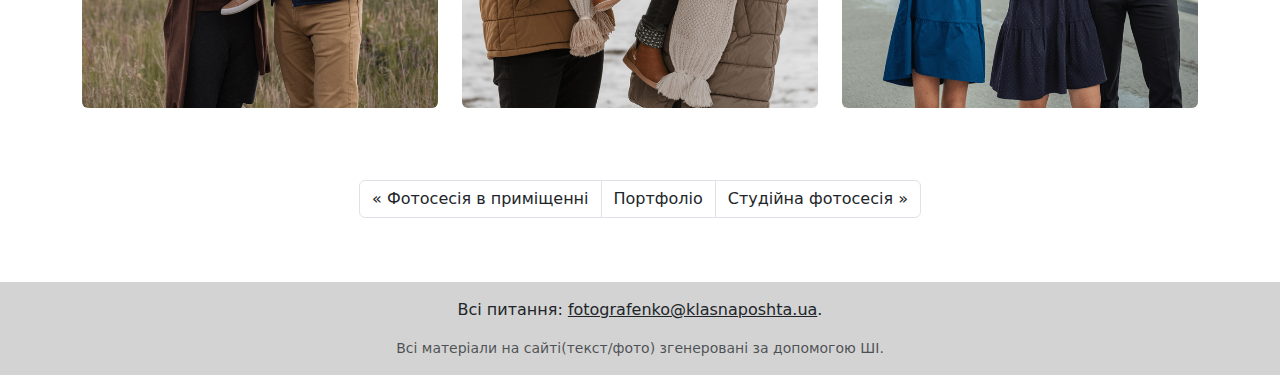
<file: portfolio/session/index.html>
<!DOCTYPE html>
<html lang="uk">
<head>
  <meta charset="UTF-8">
  <meta name="viewport" content="width=device-width, initial-scale=1.0">
  <meta http-equiv="X-UA-Compatible" content="IE=edge">
  <link rel="shortcut icon" href="../../img/favicon.svg" type="image/x-icon">
  <link rel="stylesheet" href="https://cdn.jsdelivr.net/npm/bootstrap-icons@1.11.3/font/bootstrap-icons.min.css">
  <link href="../../css/bootstrap.min.css" rel="stylesheet">
  <link href="../../css/style.css" rel="stylesheet">
  <title>Сімейна фотосесія — Портфоліо — Артем Фотографенко</title>
  <meta name="description" content="Перегляньте наше портфоліо сімейних фотосесій. Професійні фотографи створюють зворушливі моменти, які збережуть вашу родину в пам'яті на все життя.">
  <meta name="keywords" content="сімейна фотосесія, портфоліо фотографій, професійна фотографія, зйомка сімей, романтичні моменти, сімейні спогади, фотосесії на природі, творчий підхід, фотозйомка">
</head>
<body>

  <header class="bg-light py-3">
    <div class="container-xl">
        <div class="d-flex align-items-center justify-content-between">
            <div class="logo d-flex align-items-center">
              <i class="bi bi-camera fs-1"></i>
              <span class="logo-text">Fotografenko</span>
            </div>
            <nav class="navbar navbar-expand-lg navbar-light bg-light">
              <div class="container-fluid">
                <button class="navbar-toggler" type="button" data-bs-toggle="collapse" data-bs-target="#navbarNav" aria-controls="navbarNav" aria-expanded="false" aria-label="Toggle navigation">
                  <span class="navbar-toggler-icon"></span>
                </button>
                <div class="collapse navbar-collapse" id="navbarNav">
                  <ul class="navbar-nav mx-auto mb-0 gap-4">
                    <li class="nav-item">
                      <a href="../../" class="nav-link text-dark menu-link">Головна сторінка</a>
                    </li>
                    <li class="nav-item">
                      <a href="../" class="nav-link text-dark menu-link active">Портфоліо</a>
                    </li>
                    <li class="nav-item">
                      <a href="../../price-list/" class="nav-link text-dark menu-link">Прайс-лист</a>
                    </li>
                  </ul>
                </div>
              </div>
            </nav>
            <div class="d-flex align-items-center gap-3">
                <a href="https://www.instagram.com/98fotografenko71" target="_blank">
                    <i class="bi bi-instagram fs-3" style="color: black;"></i>
                </a>
                <a href="../../price-list/#ordersession" class="btn btn-primary">Замовити</a>
            </div>
        </div>
    </div>
  </header>

  <article class="mt-5 content">
      <div class="container-xl text-center">
        <h1 class="text-center mb-5">Сімейна фотосесія — Портфоліо</h1>

        <div class="row">
            <!-- Перший ряд -->
            <div class="col-md-4 mb-4">
                <img src="../../img/portfolio/session/1.png" class="img-fluid rounded zoom" alt="Фотосесія 1">
            </div>
            <div class="col-md-4 mb-4">
                <img src="../../img/portfolio/session/2.png" class="img-fluid rounded zoom" alt="Фотосесія 2">
            </div>
            <div class="col-md-4 mb-4">
                <img src="../../img/portfolio/session/3.png" class="img-fluid rounded zoom" alt="Фотосесія 3">
            </div>
        </div>
        <div class="row">
            <!-- Другий ряд -->
            <div class="col-md-4 mb-4">
                <img src="../../img/portfolio/session/4.png" class="img-fluid rounded zoom" alt="Фотосесія 4">
            </div>
            <div class="col-md-4 mb-4">
                <img src="../../img/portfolio/session/5.png" class="img-fluid rounded zoom" alt="Фотосесія 5">
            </div>
            <div class="col-md-4 mb-4">
                <img src="../../img/portfolio/session/6.png" class="img-fluid rounded zoom" alt="Фотосесія 6">
            </div>
        </div>
        <div class="row">
            <!-- Третій ряд -->
            <div class="col-md-4 mb-4">
                <img src="../../img/portfolio/session/7.png" class="img-fluid rounded zoom" alt="Фотосесія 7">
            </div>
            <div class="col-md-4 mb-4">
                <img src="../../img/portfolio/session/8.png" class="img-fluid rounded zoom" alt="Фотосесія 8">
            </div>
            <div class="col-md-4 mb-4">
                <img src="../../img/portfolio/session/9.png" class="img-fluid rounded zoom" alt="Фотосесія 9">
            </div>
        </div>

      </div>
  </article>

  <nav class="mt-5">
    <div class="container-xl">
    <ul class="pagination justify-content-center">
        <li class="page-item">
            <a class="page-link text-dark" href="../room/">&laquo; Фотосесія в приміщенні</a>
        </li>
        <li class="page-item">
            <a class="page-link text-dark" href="../">Портфоліо</a>
        </li>
        <li class="page-item">
            <a class="page-link text-dark" href="../studio/">Студійна фотосесія &raquo;</a>
          </li>
    </ul>
    </div>
  </nav>

  <footer class="mt-5 bg-custom-gray">
    <div class="mt-3 container-xl text-center">
      <p>Всі питання: <a class="text-dark" href="mailto:fotografenko@klasnaposhta.ua">fotografenko@klasnaposhta.ua</a>.</p>
      <p class="small text-muted">Всі матеріали на сайті(текст/фото) згенеровані за допомогою ШІ.</p>
    </div>
  </footer>

  <a href="#" id="scrollToTopBtn" class="btn">
    <i class="bi bi-arrow-up-circle fs-1"></i>
  </a>

  <script src="../../js/bootstrap.bundle.min.js"></script>
  <script src="../../js/scroll.js"></script>
  
</body>
</html>
</file>
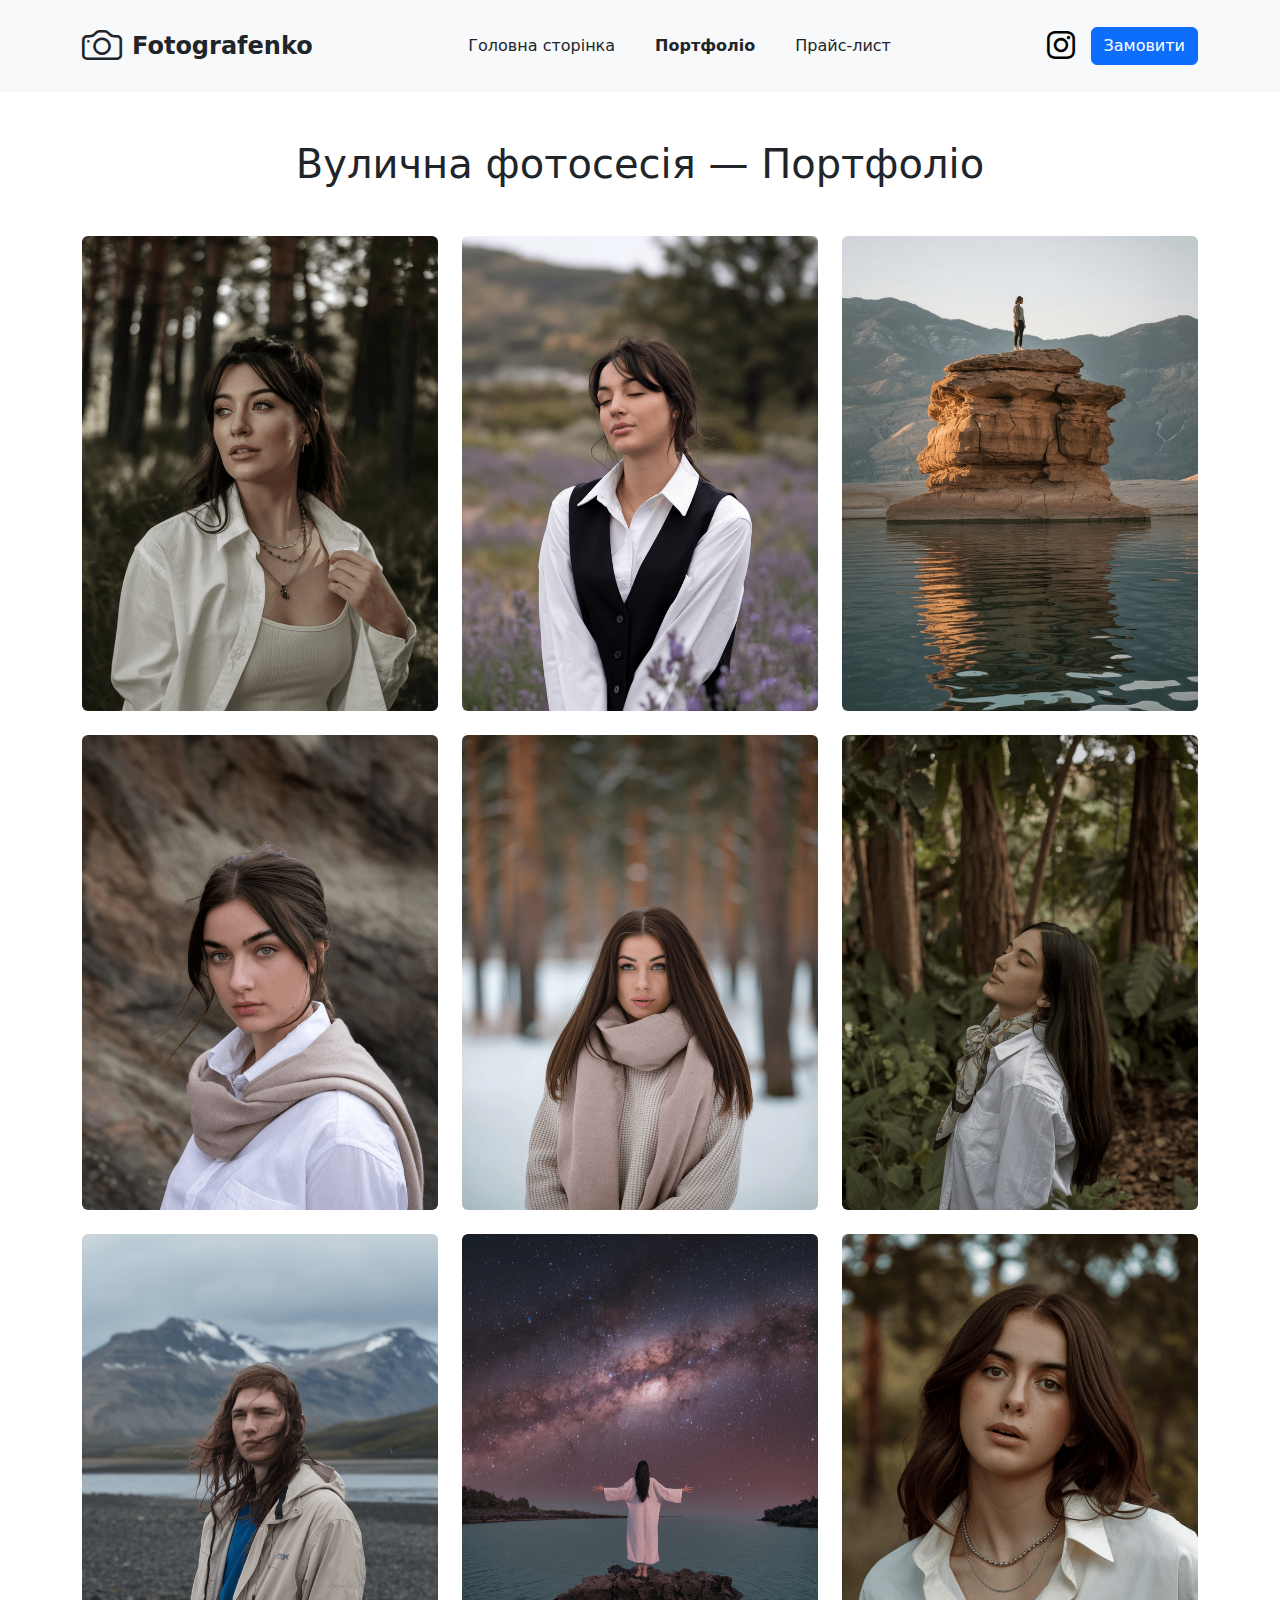
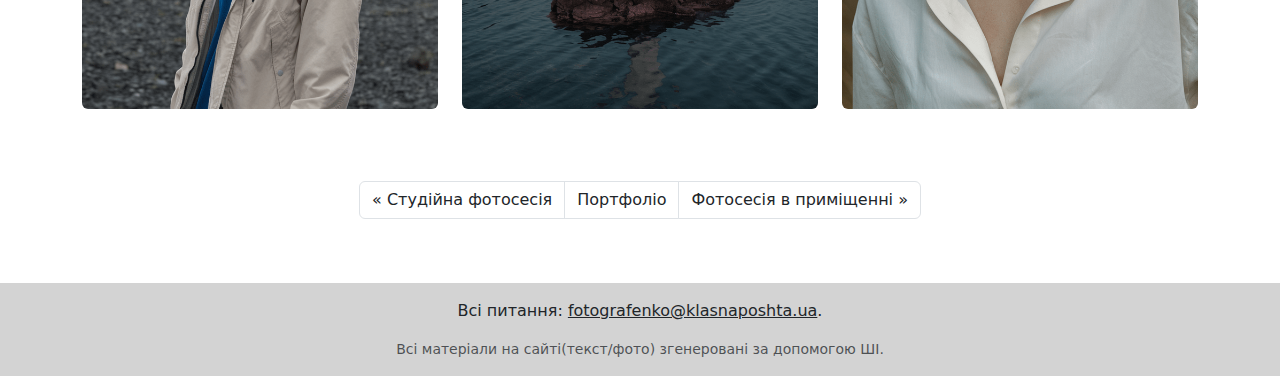
<file: portfolio/street/index.html>
<!DOCTYPE html>
<html lang="uk">
<head>
  <meta charset="UTF-8">
  <meta name="viewport" content="width=device-width, initial-scale=1.0">
  <meta http-equiv="X-UA-Compatible" content="IE=edge">
  <link rel="shortcut icon" href="../../img/favicon.svg" type="image/x-icon">
  <link rel="stylesheet" href="https://cdn.jsdelivr.net/npm/bootstrap-icons@1.11.3/font/bootstrap-icons.min.css">
  <link href="../../css/bootstrap.min.css" rel="stylesheet">
  <link href="../../css/style.css" rel="stylesheet">
  <title>Вулична фотосесія — Портфоліо — Артем Фотографенко</title>
  <meta name="description" content="Вулична фотосесія для стильних образів та яскравих моментів. Замовте професійну фотозйомку на вулицях міста, що підкреслить вашу індивідуальність та природну красу.">
  <meta name="keywords" content="вулична фотосесія, фотозйомка на вулиці, фотосесія на природі, міська фотосесія, професійна зйомка на вулиці, стильна фотозйомка, фотосесія місто">
</head>
<body>

  <header class="bg-light py-3">
    <div class="container-xl">
        <div class="d-flex align-items-center justify-content-between">
            <div class="logo d-flex align-items-center">
              <i class="bi bi-camera fs-1"></i>
              <span class="logo-text">Fotografenko</span>
            </div>
            <nav class="navbar navbar-expand-lg navbar-light bg-light">
              <div class="container-fluid">
                <button class="navbar-toggler" type="button" data-bs-toggle="collapse" data-bs-target="#navbarNav" aria-controls="navbarNav" aria-expanded="false" aria-label="Toggle navigation">
                  <span class="navbar-toggler-icon"></span>
                </button>
                <div class="collapse navbar-collapse" id="navbarNav">
                  <ul class="navbar-nav mx-auto mb-0 gap-4">
                    <li class="nav-item">
                      <a href="../../" class="nav-link text-dark menu-link">Головна сторінка</a>
                    </li>
                    <li class="nav-item">
                      <a href="../" class="nav-link text-dark menu-link active">Портфоліо</a>
                    </li>
                    <li class="nav-item">
                      <a href="../../price-list/" class="nav-link text-dark menu-link">Прайс-лист</a>
                    </li>
                  </ul>
                </div>
              </div>
            </nav>
            <div class="d-flex align-items-center gap-3">
                <a href="https://www.instagram.com/98fotografenko71" target="_blank">
                    <i class="bi bi-instagram fs-3" style="color: black;"></i>
                </a>
                <a href="../../price-list/#ordersession" class="btn btn-primary">Замовити</a>
            </div>
        </div>
    </div>
  </header>

  <article class="mt-5 content">
      <div class="container-xl text-center">
        <h1 class="text-center mb-5">Вулична фотосесія — Портфоліо</h1>

        <div class="row">
            <!-- Перший ряд -->
            <div class="col-md-4 mb-4">
                <img src="../../img/portfolio/street/1.png" class="img-fluid rounded zoom" alt="Фотосесія 1">
            </div>
            <div class="col-md-4 mb-4">
                <img src="../../img/portfolio/street/2.png" class="img-fluid rounded zoom" alt="Фотосесія 2">
            </div>
            <div class="col-md-4 mb-4">
                <img src="../../img/portfolio/street/3.png" class="img-fluid rounded zoom" alt="Фотосесія 3">
            </div>
        </div>
        <div class="row">
            <!-- Другий ряд -->
            <div class="col-md-4 mb-4">
                <img src="../../img/portfolio/street/4.png" class="img-fluid rounded zoom" alt="Фотосесія 4">
            </div>
            <div class="col-md-4 mb-4">
                <img src="../../img/portfolio/street/5.png" class="img-fluid rounded zoom" alt="Фотосесія 5">
            </div>
            <div class="col-md-4 mb-4">
                <img src="../../img/portfolio/street/6.png" class="img-fluid rounded zoom" alt="Фотосесія 6">
            </div>
        </div>
        <div class="row">
            <!-- Третій ряд -->
            <div class="col-md-4 mb-4">
                <img src="../../img/portfolio/street/7.png" class="img-fluid rounded zoom" alt="Фотосесія 7">
            </div>
            <div class="col-md-4 mb-4">
                <img src="../../img/portfolio/street/8.png" class="img-fluid rounded zoom" alt="Фотосесія 8">
            </div>
            <div class="col-md-4 mb-4">
                <img src="../../img/portfolio/street/9.png" class="img-fluid rounded zoom" alt="Фотосесія 9">
            </div>
        </div>

      </div>
  </article>
  
    <nav class="mt-5">
        <div class="container-xl">
        <ul class="pagination justify-content-center">
            <li class="page-item">
                <a class="page-link text-dark" href="../studio/">&laquo; Студійна фотосесія</a>
            </li>
            <li class="page-item">
                <a class="page-link text-dark" href="../">Портфоліо</a>
            </li>
            <li class="page-item">
                <a class="page-link text-dark" href="../room/">Фотосесія в приміщенні &raquo;</a>
              </li>
        </ul>
        </div>
    </nav>

 
  <footer class="mt-5 bg-custom-gray">
    <div class="mt-3 container-xl text-center">
      <p>Всі питання: <a class="text-dark" href="mailto:fotografenko@klasnaposhta.ua">fotografenko@klasnaposhta.ua</a>.</p>
      <p class="small text-muted">Всі матеріали на сайті(текст/фото) згенеровані за допомогою ШІ.</p>
    </div>
  </footer>

  <a href="#" id="scrollToTopBtn" class="btn">
    <i class="bi bi-arrow-up-circle fs-1"></i>
  </a>

  <script src="../../js/bootstrap.bundle.min.js"></script>
  <script src="../../js/scroll.js"></script>
  
</body>
</html>
</file>
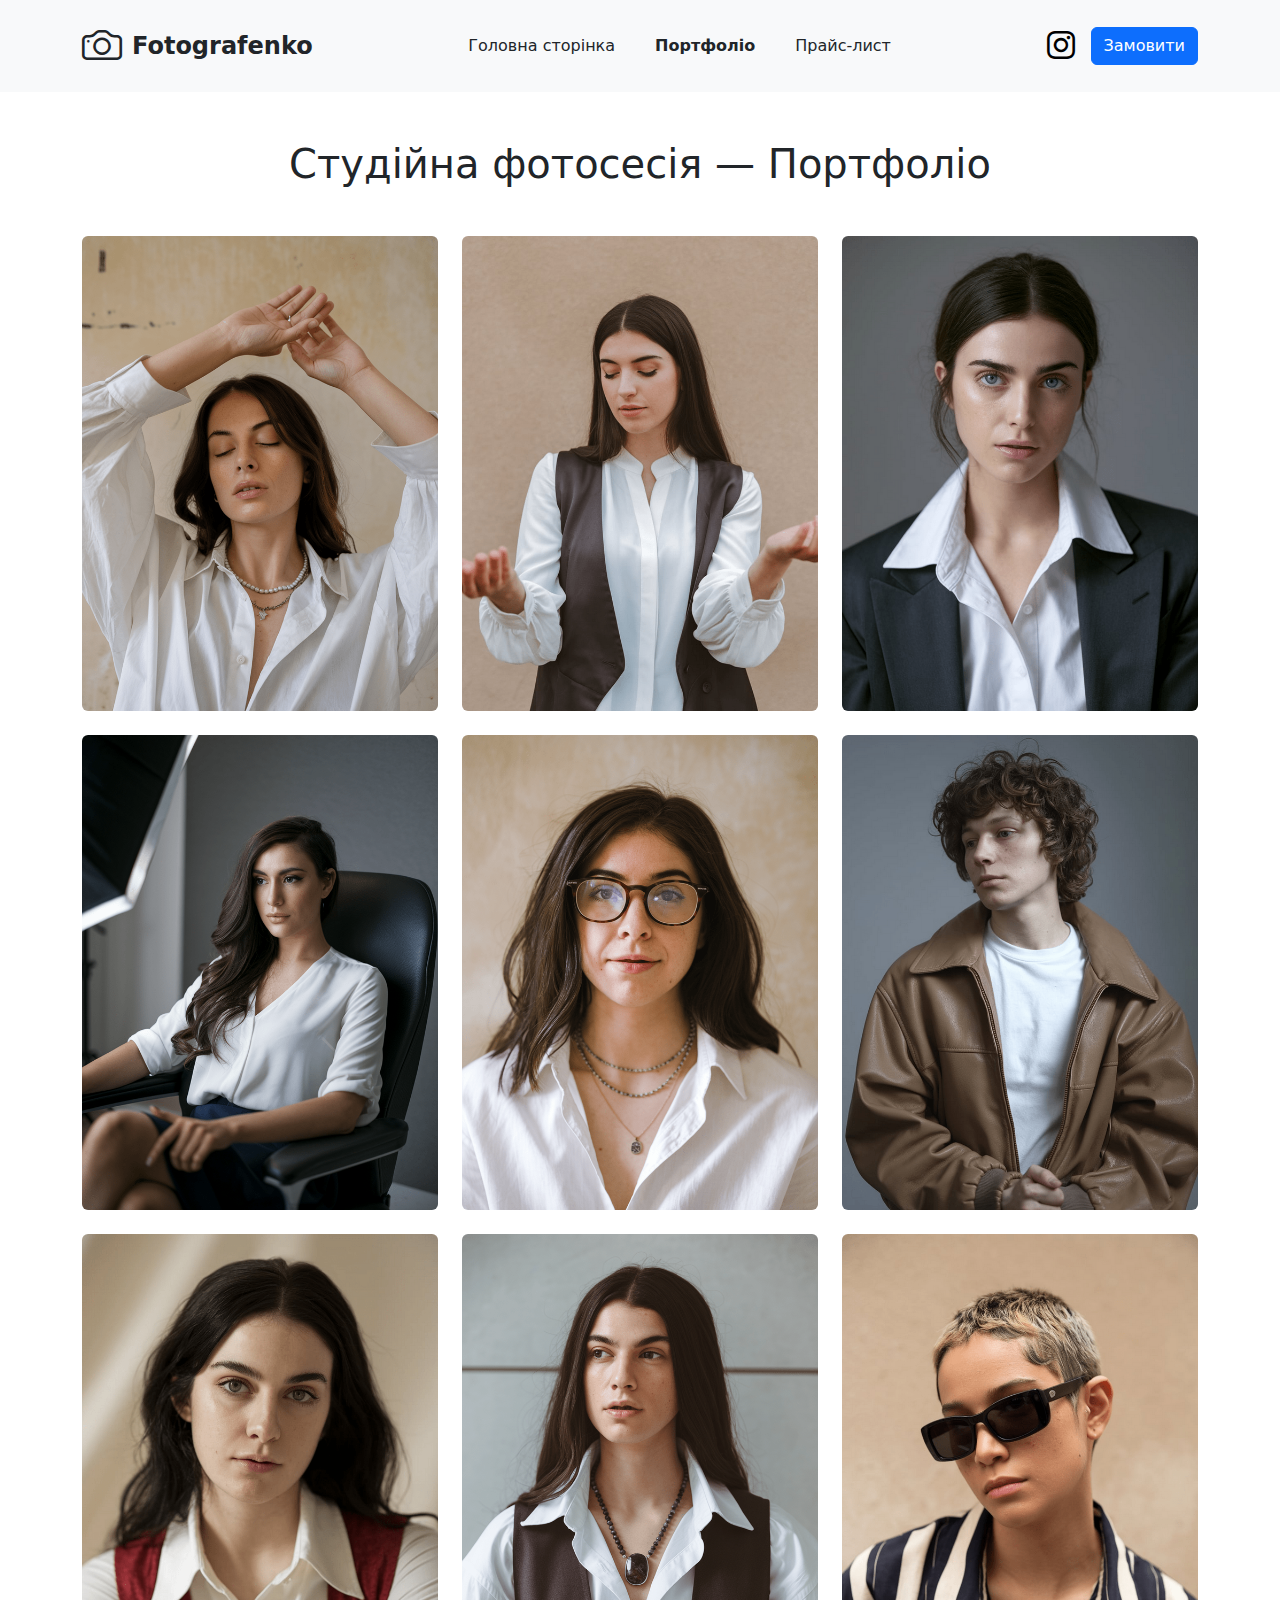
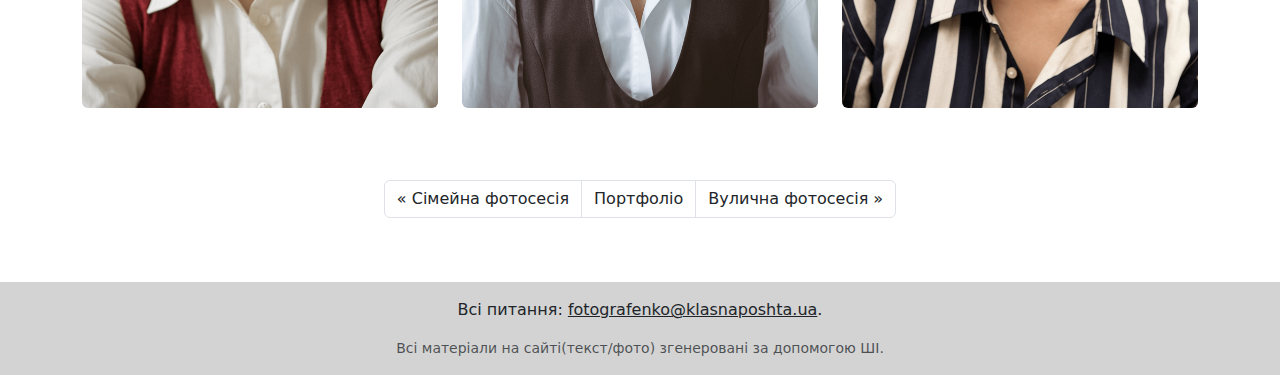
<file: portfolio/studio/index.html>
<!DOCTYPE html>
<html lang="uk">
<head>
  <meta charset="UTF-8">
  <meta name="viewport" content="width=device-width, initial-scale=1.0">
  <meta http-equiv="X-UA-Compatible" content="IE=edge">
  <link rel="shortcut icon" href="../../img/favicon.svg" type="image/x-icon">
  <link rel="stylesheet" href="https://cdn.jsdelivr.net/npm/bootstrap-icons@1.11.3/font/bootstrap-icons.min.css">
  <link href="../../css/bootstrap.min.css" rel="stylesheet">
  <link href="../../css/style.css" rel="stylesheet">
  <title>Студійна фотосесія — Портфоліо — Артем Фотографенко</title>
  <meta name="description" content="Перегляньте наше портфоліо студійних фотосесій. Професійні фотографи створюють стильні та креативні знімки, що підкреслюють вашу індивідуальність та стиль.">
  <meta name="keywords" content="студійна фотосесія, портфоліо фотографій, професійна фотографія, креативна зйомка, індивідуальні портрети, модна фотографія, фотосесія в студії, творчий підхід">
</head>
<body>

  <header class="bg-light py-3">
    <div class="container-xl">
        <div class="d-flex align-items-center justify-content-between">
            <div class="logo d-flex align-items-center">
              <i class="bi bi-camera fs-1"></i>
              <span class="logo-text">Fotografenko</span>
            </div>
            <nav class="navbar navbar-expand-lg navbar-light bg-light">
              <div class="container-fluid">
                <button class="navbar-toggler" type="button" data-bs-toggle="collapse" data-bs-target="#navbarNav" aria-controls="navbarNav" aria-expanded="false" aria-label="Toggle navigation">
                  <span class="navbar-toggler-icon"></span>
                </button>
                <div class="collapse navbar-collapse" id="navbarNav">
                  <ul class="navbar-nav mx-auto mb-0 gap-4">
                    <li class="nav-item">
                      <a href="../../" class="nav-link text-dark menu-link">Головна сторінка</a>
                    </li>
                    <li class="nav-item">
                      <a href="../" class="nav-link text-dark menu-link active">Портфоліо</a>
                    </li>
                    <li class="nav-item">
                      <a href="../../price-list/" class="nav-link text-dark menu-link">Прайс-лист</a>
                    </li>
                  </ul>
                </div>
              </div>
            </nav>
            <div class="d-flex align-items-center gap-3">
                <a href="https://www.instagram.com/98fotografenko71" target="_blank">
                    <i class="bi bi-instagram fs-3" style="color: black;"></i>
                </a>
                <a href="../../price-list/#ordersession" class="btn btn-primary">Замовити</a>
            </div>
        </div>
    </div>
  </header>

  <article class="mt-5 content">
      <div class="container-xl text-center">
        <h1 class="text-center mb-5">Студійна фотосесія — Портфоліо</h1>

        <div class="row">
            <!-- Перший ряд -->
            <div class="col-md-4 mb-4">
                <img src="../../img/portfolio/studio/1.png" class="img-fluid rounded zoom" alt="Фотосесія 1">
            </div>
            <div class="col-md-4 mb-4">
                <img src="../../img/portfolio/studio/2.png" class="img-fluid rounded zoom" alt="Фотосесія 2">
            </div>
            <div class="col-md-4 mb-4">
                <img src="../../img/portfolio/studio/3.png" class="img-fluid rounded zoom" alt="Фотосесія 3">
            </div>
        </div>
        <div class="row">
            <!-- Другий ряд -->
            <div class="col-md-4 mb-4">
                <img src="../../img/portfolio/studio/4.png" class="img-fluid rounded zoom" alt="Фотосесія 4">
            </div>
            <div class="col-md-4 mb-4">
                <img src="../../img/portfolio/studio/5.png" class="img-fluid rounded zoom" alt="Фотосесія 5">
            </div>
            <div class="col-md-4 mb-4">
                <img src="../../img/portfolio/studio/6.png" class="img-fluid rounded zoom" alt="Фотосесія 6">
            </div>
        </div>
        <div class="row">
            <!-- Третій ряд -->
            <div class="col-md-4 mb-4">
                <img src="../../img/portfolio/studio/7.png" class="img-fluid rounded zoom" alt="Фотосесія 7">
            </div>
            <div class="col-md-4 mb-4">
                <img src="../../img/portfolio/studio/8.png" class="img-fluid rounded zoom" alt="Фотосесія 8">
            </div>
            <div class="col-md-4 mb-4">
                <img src="../../img/portfolio/studio/9.png" class="img-fluid rounded zoom" alt="Фотосесія 9">
            </div>
        </div>

      </div>
  </article>

  <nav class="mt-5">
    <div class="container-xl">
    <ul class="pagination justify-content-center">
        <li class="page-item">
            <a class="page-link text-dark" href="../session/">&laquo; Сімейна фотосесія</a>
        </li>
        <li class="page-item">
            <a class="page-link text-dark" href="../">Портфоліо</a>
        </li>
        <li class="page-item">
            <a class="page-link text-dark" href="../street/">Вулична фотосесія &raquo;</a>
          </li>
    </ul>
    </div>
  </nav>

  <footer class="mt-5 bg-custom-gray">
    <div class="mt-3 container-xl text-center">
      <p>Всі питання: <a class="text-dark" href="mailto:fotografenko@klasnaposhta.ua">fotografenko@klasnaposhta.ua</a>.</p>
      <p class="small text-muted">Всі матеріали на сайті(текст/фото) згенеровані за допомогою ШІ.</p>
    </div>
  </footer>

  <a href="#" id="scrollToTopBtn" class="btn">
    <i class="bi bi-arrow-up-circle fs-1"></i>
  </a>

  <script src="../../js/bootstrap.bundle.min.js"></script>
  <script src="../../js/scroll.js"></script>
  
</body>
</html>
</file>
<file: css/style.css>
body {
    display: flex;
    flex-direction: column;
    min-height: 100vh;
}
.content {
    flex: 1;
}
.menu-link.active {
    font-weight: bold;
    color: #0d6efd;
}
.menu-link:hover {
    color: #0d6efd;
}
.logo-text {
    font-size: 1.5rem;
    font-weight: bold;
    margin-left: 10px;
}
.indent {
    text-indent: 15px;
}
.fotografenko {
    border-radius: 30px;
    box-shadow: 0px 4px 10px rgba(0, 0, 0, 0.5);
}
#scrollToTopBtn {
    display: none;
    position: fixed;
    bottom: 20px;
    right: 20px;
    z-index: 99;
    border: none;
    outline: none;
    cursor: pointer;
    padding: 10px;
    transition: opacity 0.3s;
}
.zoom {
    transition: transform 0.3s ease;
}
.zoom:hover {
    transform: scale(1.1);
}
.form-container {
    max-width: 600px;
    margin: 100px auto;
}
.bg-custom-gray {
    background-color: #d3d3d3;
}
</file>
